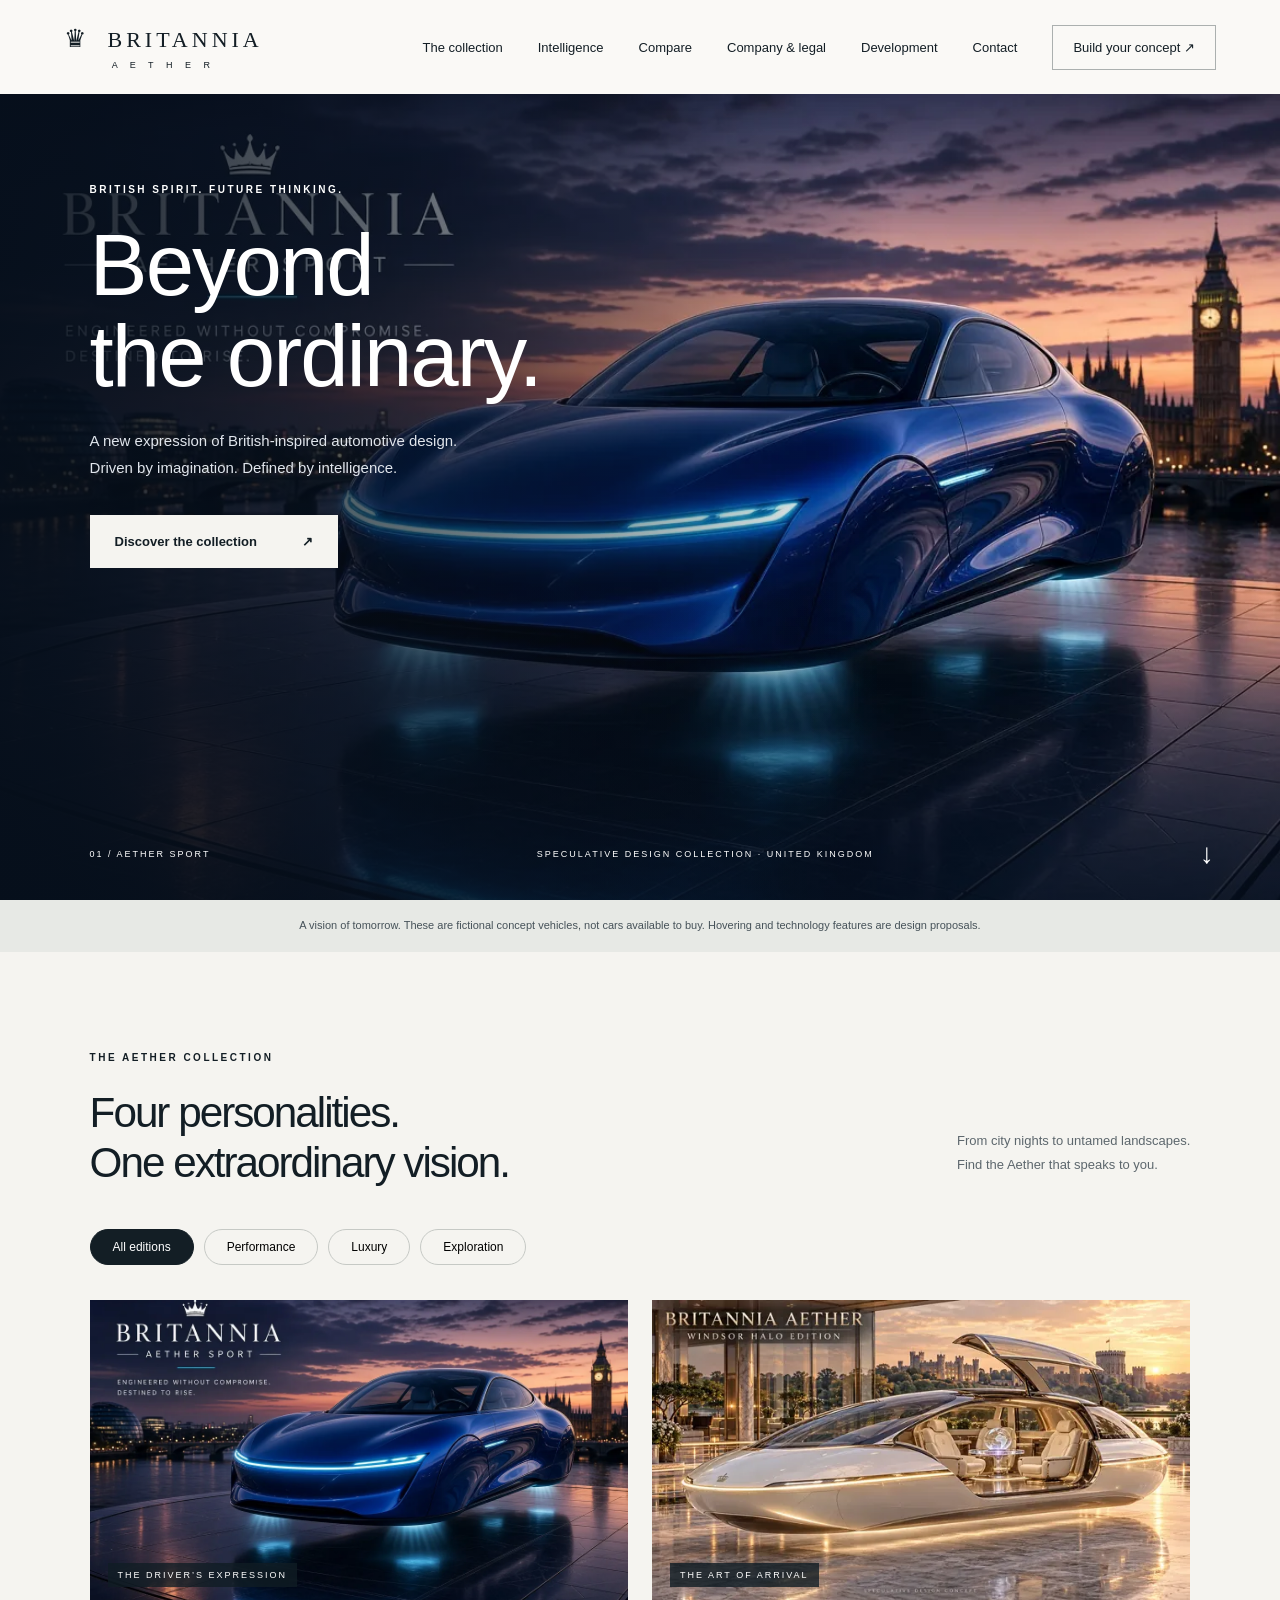
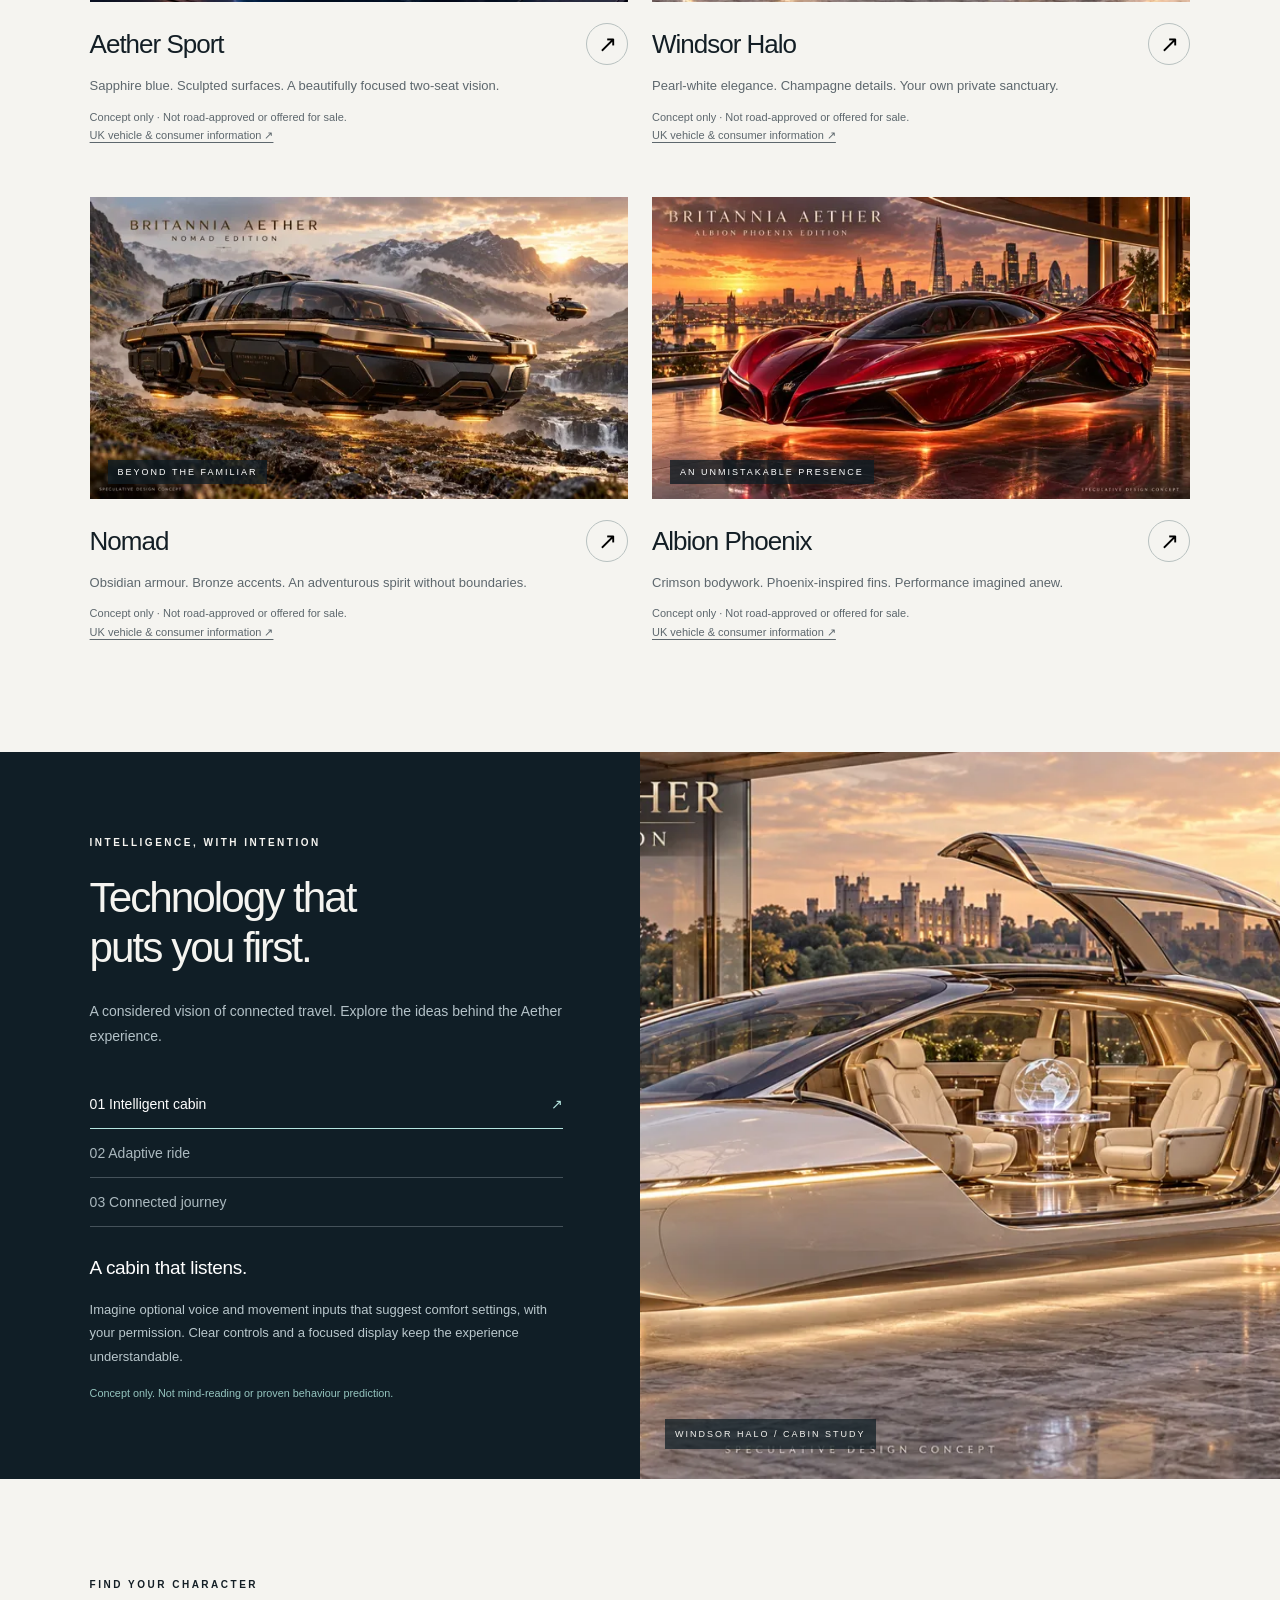
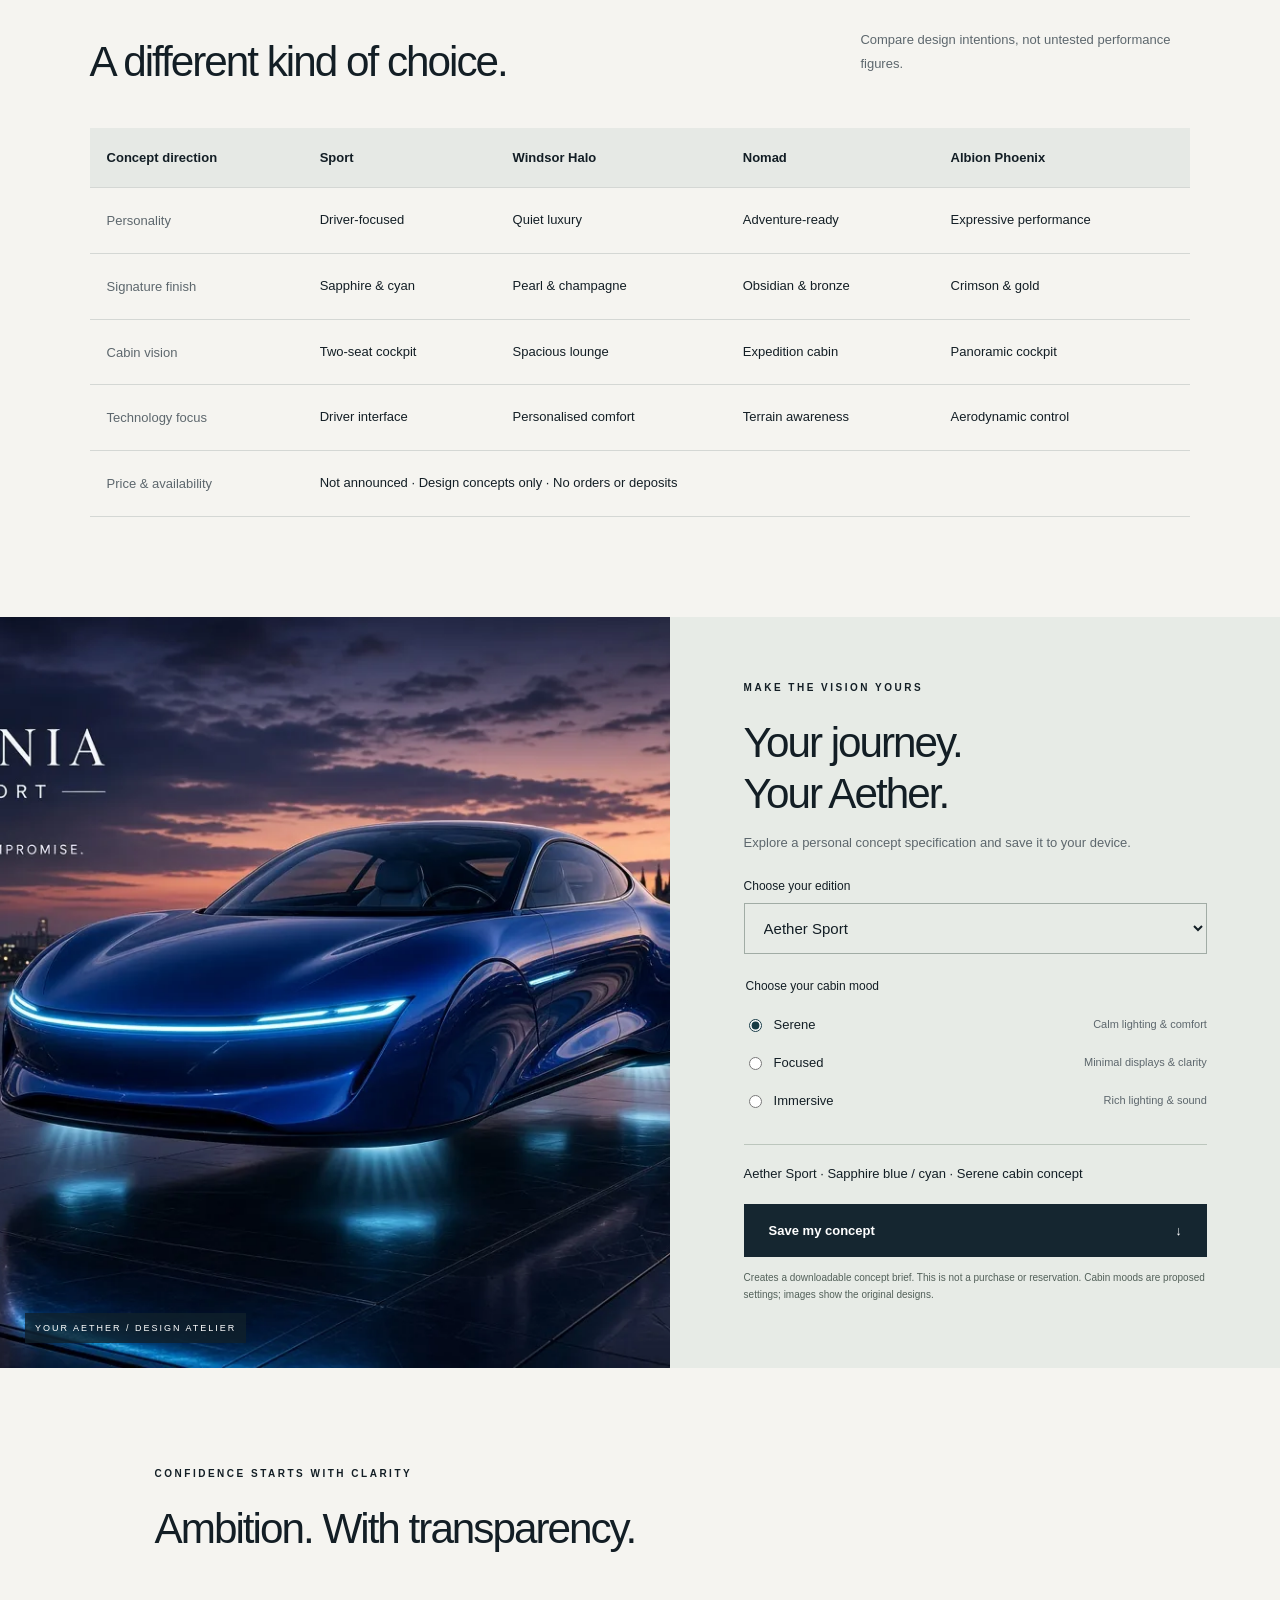
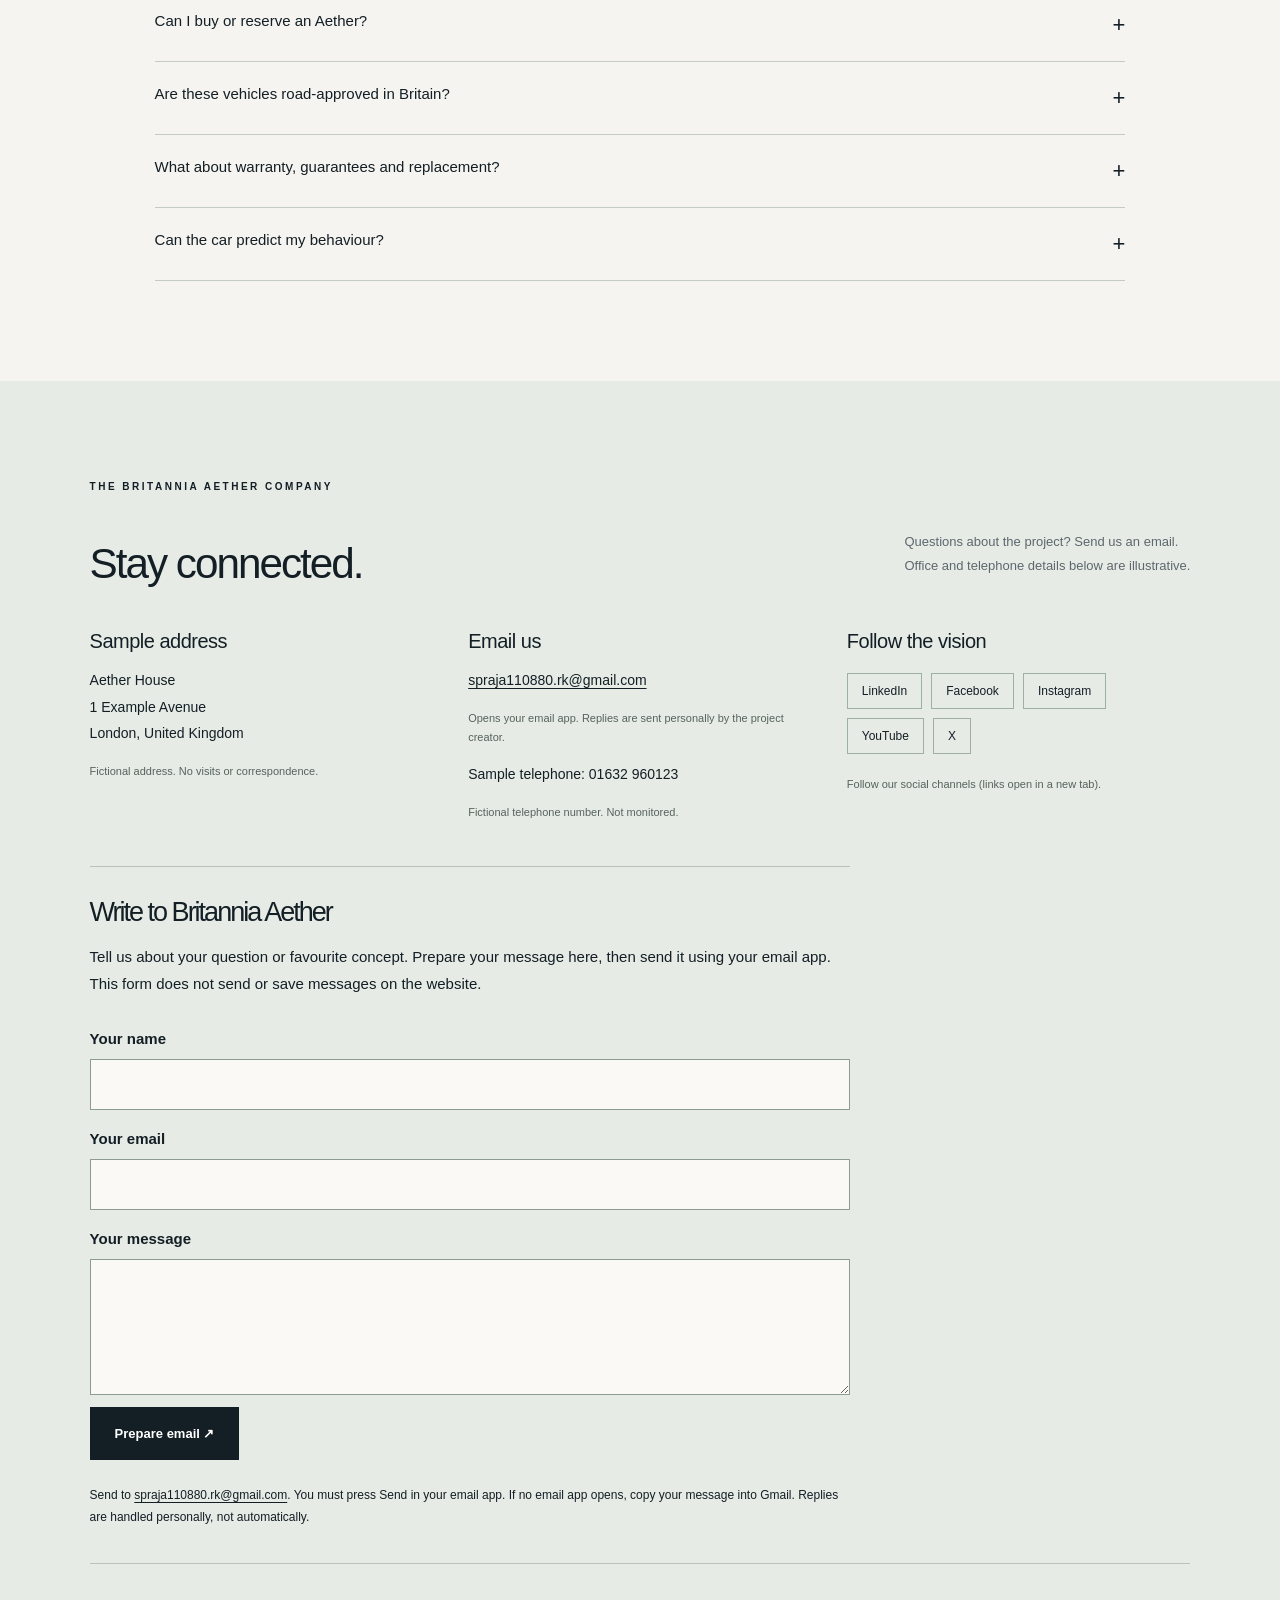
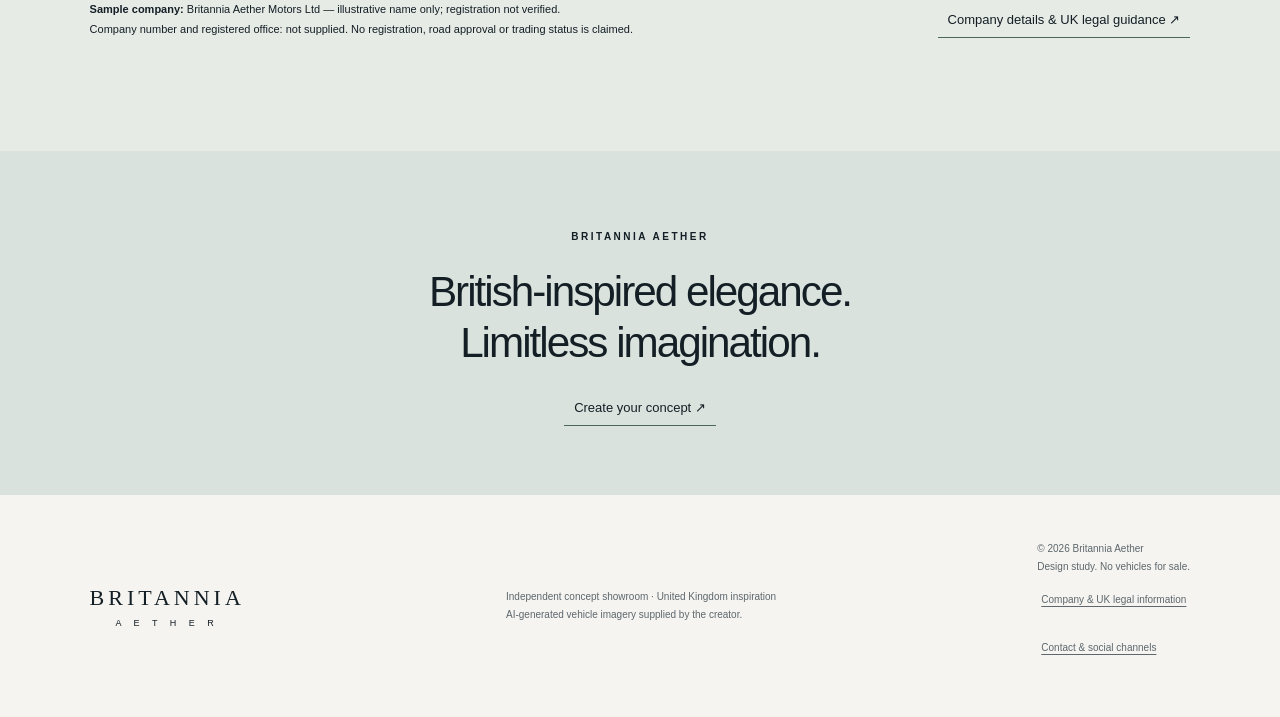
<file: site/index.html>
<!doctype html>
<html lang="en-GB"><head><meta charset="UTF-8"><meta name="viewport" content="width=device-width,initial-scale=1"><meta name="description" content="Explore Britannia Aether: four British-inspired automotive concepts. Discover intelligent cabin ideas, compare editions and build your personal concept."><title>Britannia Aether — Beyond the ordinary</title><link rel="icon" href="favicon.svg" type="image/svg+xml"><link rel="stylesheet" href="style.css"><link rel="canonical" href="https://rajakokila-p.github.io/britannia-aether-showroom/">
<meta property="og:title" content="Britannia Aether — Automotive concept showroom">
<meta property="og:description" content="Explore four fictional automotive concepts, compare design directions and create a downloadable personal concept brief.">
<meta property="og:type" content="website"><meta property="og:url" content="https://rajakokila-p.github.io/britannia-aether-showroom/"><meta property="og:site_name" content="Britannia Aether"><meta property="og:locale" content="en_GB">
<meta property="og:image" content="https://rajakokila-p.github.io/britannia-aether-showroom/assets/sport.jpg"><meta property="og:image:alt" content="Sapphire-blue Aether Sport fictional vehicle beside the Thames">
<meta name="twitter:card" content="summary_large_image">
</head><body>
<a class="skip" href="#main">Skip to content</a>
<header><a class="brand" href="#"><span class="crown">♛</span> BRITANNIA <small>A E T H E R</small></a><nav aria-label="Main navigation"><a href="#collection">The collection</a><a href="#intelligence">Intelligence</a><a href="#compare">Compare</a><a href="legal.html">Company & legal</a><a href="development.html">Development</a><a href="#contact">Contact</a><a class="nav-cta" href="#atelier">Build your concept ↗</a></nav></header>
<main id="main"><section class="hero"><img fetchpriority="high" width="1168" height="658" src="assets/sport.webp" alt="Sapphire-blue Aether Sport hovercar overlooking the Thames at dusk"><div class="hero-shade"></div><div class="hero-copy"><p class="eyebrow">BRITISH SPIRIT. FUTURE THINKING.</p><h1>Beyond<br>the ordinary.</h1><p>A new expression of British-inspired automotive design.<br>Driven by imagination. Defined by intelligence.</p><a class="button" href="#collection">Discover the collection <span>↗</span></a></div><div class="hero-bottom"><span>01 / AETHER SPORT</span><span>SPECULATIVE DESIGN COLLECTION · UNITED KINGDOM</span><a href="#collection" aria-label="Scroll to collection">↓</a></div></section>
<div class="disclosure">A vision of tomorrow. These are fictional concept vehicles, not cars available to buy. Hovering and technology features are design proposals.</div>
<section id="collection" class="section"><div class="section-heading"><div><p class="eyebrow">THE AETHER COLLECTION</p><h2>Four personalities.<br>One extraordinary vision.</h2></div><p>From city nights to untamed landscapes.<br>Find the Aether that speaks to you.</p></div><div class="filters" role="group" aria-label="Filter editions"><button class="active" data-filter="all" aria-pressed="true">All editions</button><button data-filter="performance" aria-pressed="false">Performance</button><button data-filter="luxury" aria-pressed="false">Luxury</button><button data-filter="exploration" aria-pressed="false">Exploration</button></div><div class="cars" id="cars"></div><p id="filter-status" class="sr-only" aria-live="polite"></p></section>
<section id="intelligence" class="intelligence"><div class="tech-copy"><p class="eyebrow">INTELLIGENCE, WITH INTENTION</p><h2>Technology that<br>puts you first.</h2><p class="intro">A considered vision of connected travel. Explore the ideas behind the Aether experience.</p><div class="tech-tabs" role="group" aria-label="Explore proposed technology"><button class="active" data-tech="cabin" aria-pressed="true">01 Intelligent cabin</button><button data-tech="ride" aria-pressed="false">02 Adaptive ride</button><button data-tech="connect" aria-pressed="false">03 Connected journey</button></div><div id="tech-content" aria-live="polite"></div></div><div class="tech-image"><img loading="lazy" width="1200" height="675" src="assets/windsor.webp" alt="Windsor Halo concept with an open panoramic luxury lounge"><span>WINDSOR HALO / CABIN STUDY</span></div></section>
<section class="section compare-section" id="compare"><p class="eyebrow">FIND YOUR CHARACTER</p><div class="section-heading"><h2>A different kind of choice.</h2><p>Compare design intentions, not untested performance figures.</p></div><div class="table-wrap" tabindex="0" role="region" aria-label="Edition comparison, scroll horizontally on smaller screens"><table><caption class="sr-only">Britannia Aether concept edition comparison</caption><thead><tr><th scope="col">Concept direction</th><th scope="col">Sport</th><th scope="col">Windsor Halo</th><th scope="col">Nomad</th><th scope="col">Albion Phoenix</th></tr></thead><tbody><tr><th scope="row">Personality</th><td>Driver-focused</td><td>Quiet luxury</td><td>Adventure-ready</td><td>Expressive performance</td></tr><tr><th scope="row">Signature finish</th><td>Sapphire & cyan</td><td>Pearl & champagne</td><td>Obsidian & bronze</td><td>Crimson & gold</td></tr><tr><th scope="row">Cabin vision</th><td>Two-seat cockpit</td><td>Spacious lounge</td><td>Expedition cabin</td><td>Panoramic cockpit</td></tr><tr><th scope="row">Technology focus</th><td>Driver interface</td><td>Personalised comfort</td><td>Terrain awareness</td><td>Aerodynamic control</td></tr><tr><th scope="row">Price & availability</th><td colspan="4">Not announced · Design concepts only · No orders or deposits</td></tr></tbody></table></div></section>
<section id="atelier" class="atelier"><div class="config-visual"><img loading="lazy" id="config-image" src="assets/sport.webp" alt="Aether Sport concept"><span class="image-label">YOUR AETHER / DESIGN ATELIER</span></div><div class="config-panel"><p class="eyebrow">MAKE THE VISION YOURS</p><h2>Your journey.<br>Your Aether.</h2><p>Explore a personal concept specification and save it to your device.</p><form id="config-form"><label for="edition">Choose your edition</label><select id="edition" name="edition"><option value="sport">Aether Sport</option><option value="windsor">Windsor Halo</option><option value="nomad">Nomad</option><option value="phoenix">Albion Phoenix</option></select><fieldset><legend>Choose your cabin mood</legend><label class="radio"><input type="radio" name="mood" value="Serene" checked> Serene <span>Calm lighting & comfort</span></label><label class="radio"><input type="radio" name="mood" value="Focused"> Focused <span>Minimal displays & clarity</span></label><label class="radio"><input type="radio" name="mood" value="Immersive"> Immersive <span>Rich lighting & sound</span></label></fieldset><div class="summary" id="config-summary" aria-live="polite"></div><button class="button" type="submit">Save my concept <span>↓</span></button><p id="save-status" role="status"></p><small>Creates a downloadable concept brief. This is not a purchase or reservation. Cabin moods are proposed settings; images show the original designs.</small></form></div></section>
<section class="section ownership"><p class="eyebrow">CONFIDENCE STARTS WITH CLARITY</p><h2>Ambition. With transparency.</h2><div class="questions"><details><summary>Can I buy or reserve an Aether?</summary><p>Not yet. Britannia Aether is a British-inspired fictional design brand. No production date, pricing or dealer network has been announced. This showroom does not accept orders, deposits or payments.</p></details><details><summary>Are these vehicles road-approved in Britain?</summary><p>No road approval is claimed. The floating vehicles are speculative designs, not road-ready products. A future production proposal would need engineering, testing and applicable approvals before sale.</p></details><details><summary>What about warranty, guarantees and replacement?</summary><p>No warranty, guarantee or replacement policy is offered for these concepts. Any future commercial offer would need clear written terms before purchase.</p></details><details><summary>Can the car predict my behaviour?</summary><p>The cabin concept imagines optional voice and movement inputs to suggest comfort settings. It does not claim to read thoughts or reliably predict human behaviour. Consent, privacy controls and driver responsibility would be essential.</p></details></div></section>
<section id="contact" class="section company-contact"><p class="eyebrow">THE BRITANNIA AETHER COMPANY</p><div class="section-heading"><h2>Stay connected.</h2><p>Questions about the project? Send us an email.<br>Office and telephone details below are illustrative.</p></div><div class="contact-grid"><div><h3>Sample address</h3><p>Aether House<br>1 Example Avenue<br>London, United Kingdom</p><small>Fictional address. No visits or correspondence.</small></div><div><h3>Email us</h3><p><a href="mailto:spraja110880.rk@gmail.com">spraja110880.rk@gmail.com</a></p><small>Opens your email app. Replies are sent personally by the project creator.</small><p>Sample telephone: 01632 960123</p><small>Fictional telephone number. Not monitored.</small></div><div><h3>Follow the vision</h3><ul class="social-links" aria-label="Social media links"><li><a href="https://www.linkedin.com/in/rajakokila-periyathamby-4b3689120/" target="_blank" rel="noopener noreferrer">LinkedIn</a></li><li><a href="https://www.facebook.com/britannia.aether/" target="_blank" rel="noopener noreferrer" aria-label="Visit our Facebook page (opens in a new tab)">Facebook</a></li><li><a href="https://www.instagram.com/spraja110880.rk/" target="_blank" rel="noopener noreferrer" aria-label="Visit our Instagram page (opens in a new tab)">Instagram</a></li><li><a href="https://www.youtube.com/@RajakokilaPeriyathamby" target="_blank" rel="noopener noreferrer" aria-label="Visit our YouTube page (opens in a new tab)">YouTube</a></li><li><a href="https://x.com/David2_2David" target="_blank" rel="noopener noreferrer" aria-label="Visit our X page (opens in a new tab)">X</a></li></ul><small>Follow our social channels (links open in a new tab).</small></div></div><div class="contact-form-panel"><h3>Write to Britannia Aether</h3><p id="contact-help">Tell us about your question or favourite concept. Prepare your message here, then send it using your email app. This form does not send or save messages on the website.</p><form id="contact-form" aria-describedby="contact-help"><label for="contact-name">Your name</label><input id="contact-name" name="name" type="text" autocomplete="name" maxlength="100" required><label for="contact-email">Your email</label><input id="contact-email" name="email" type="email" autocomplete="email" maxlength="254" required><label for="contact-message">Your message</label><textarea id="contact-message" name="message" rows="6" maxlength="1500" required></textarea><button class="button" type="submit">Prepare email ↗</button></form><p id="contact-status" role="status" aria-live="polite"></p><a id="contact-draft" class="text-link" hidden>Open email draft ↗</a><p class="contact-note">Send to <a href="mailto:spraja110880.rk@gmail.com">spraja110880.rk@gmail.com</a>. You must press Send in your email app. If no email app opens, copy your message into Gmail. Replies are handled personally, not automatically.</p><noscript><p>The form needs JavaScript. Please email spraja110880.rk@gmail.com directly.</p></noscript></div><div class="company-strip"><p><strong>Sample company:</strong> Britannia Aether Motors Ltd — illustrative name only; registration not verified.<br>Company number and registered office: not supplied. No registration, road approval or trading status is claimed.</p><a class="text-link" href="legal.html">Company details & UK legal guidance ↗</a></div></section><section class="closing"><p class="eyebrow">BRITANNIA AETHER</p><h2>British-inspired elegance.<br>Limitless imagination.</h2><a href="#atelier" class="text-link">Create your concept ↗</a></section></main><footer><a class="brand" href="#">BRITANNIA <small>A E T H E R</small></a><p>Independent concept showroom · United Kingdom inspiration<br>AI-generated vehicle imagery supplied by the creator.</p><span>© 2026 Britannia Aether<br>Design study. No vehicles for sale.<br><a href="legal.html">Company & UK legal information</a><br><a href="#contact">Contact & social channels</a></span></footer><dialog id="model-dialog"><button id="close-dialog" aria-label="Close model details">×</button><div id="model-details"></div></dialog><script src="app.js"></script><script src="contact.js"></script></body></html>
</file>
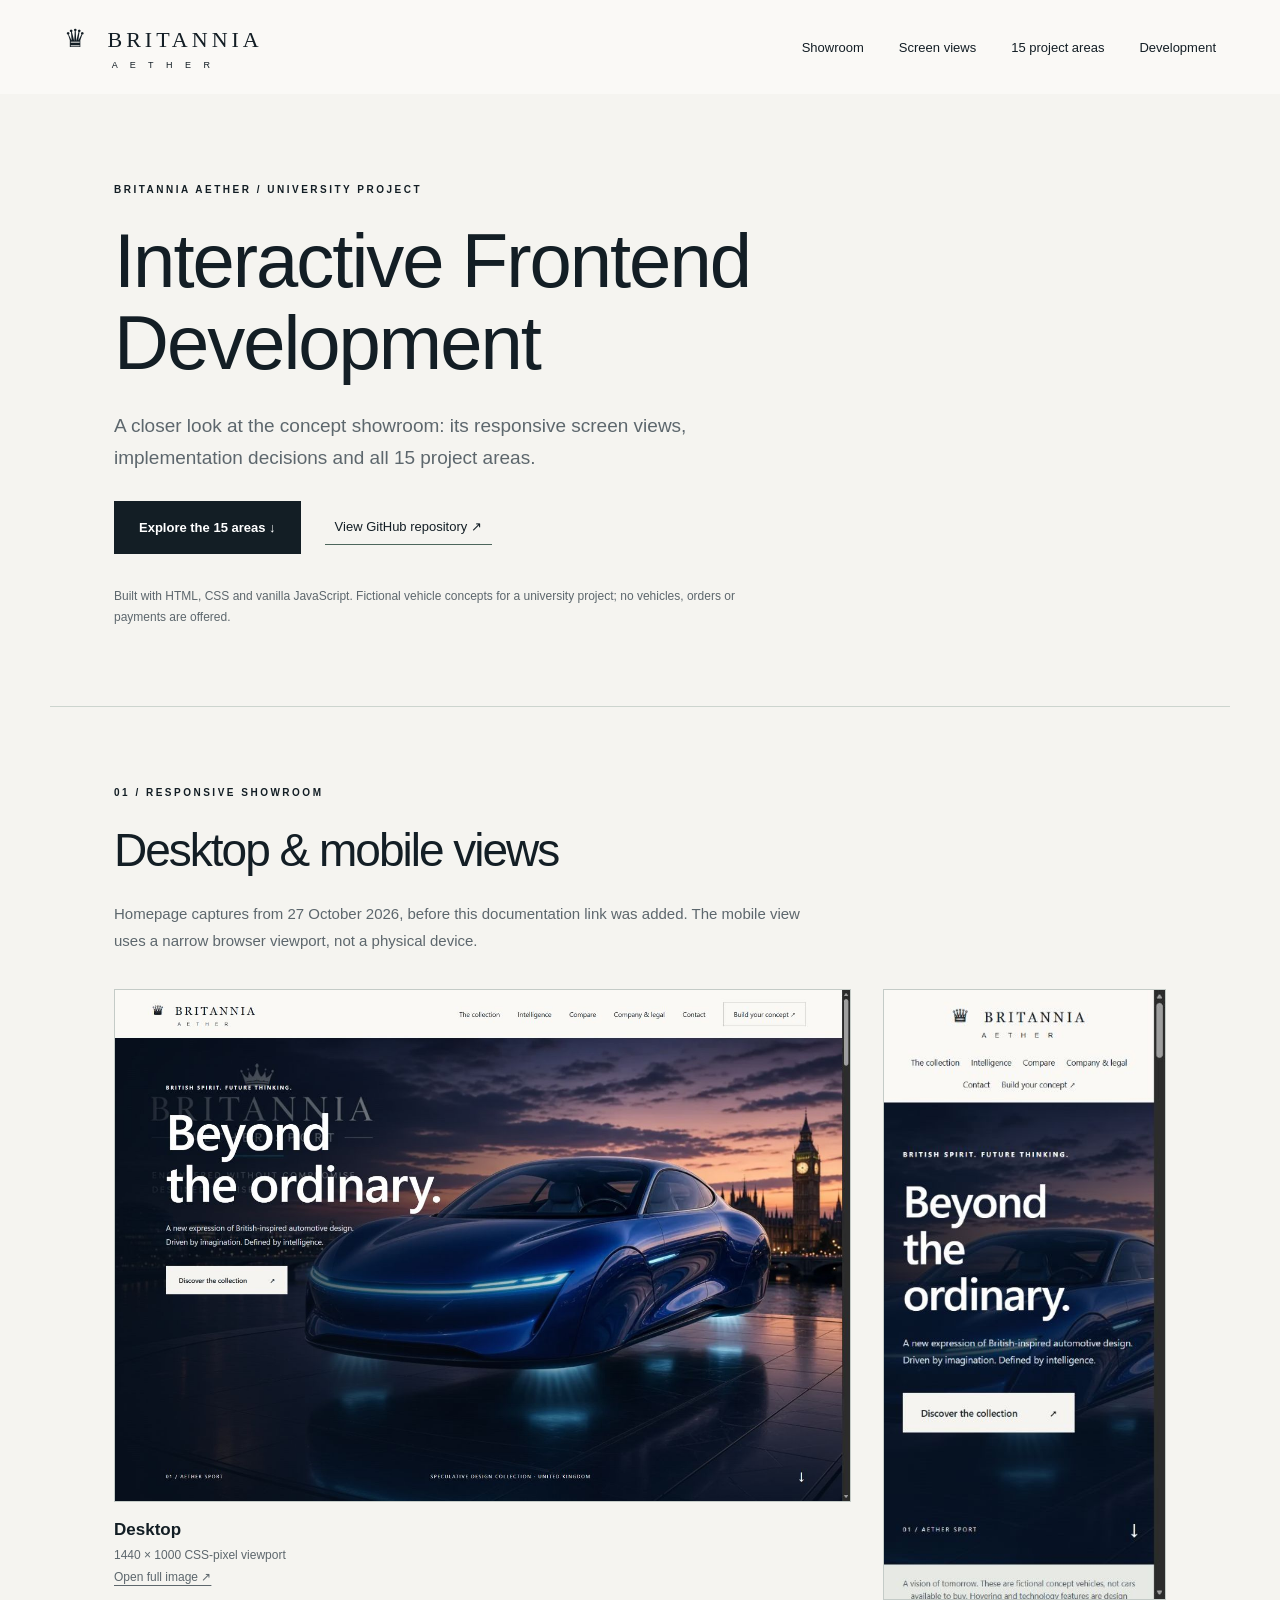
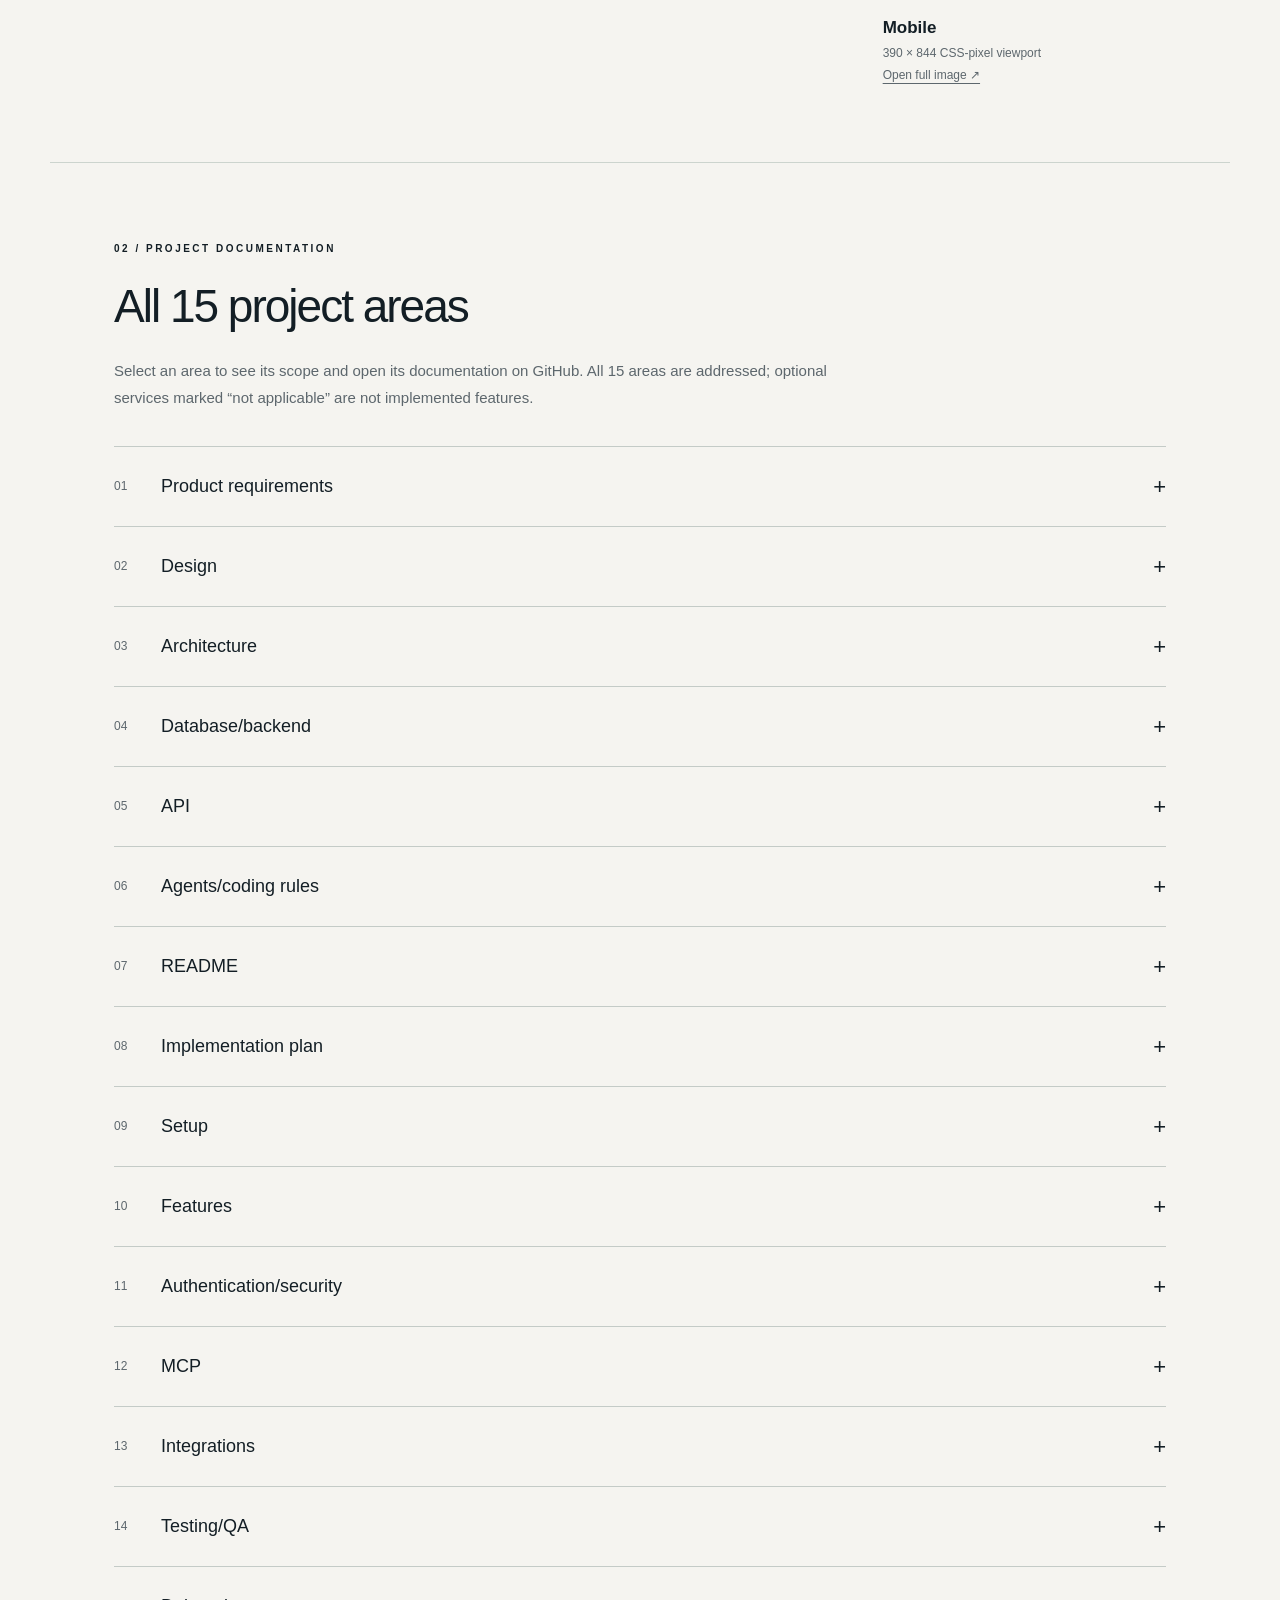
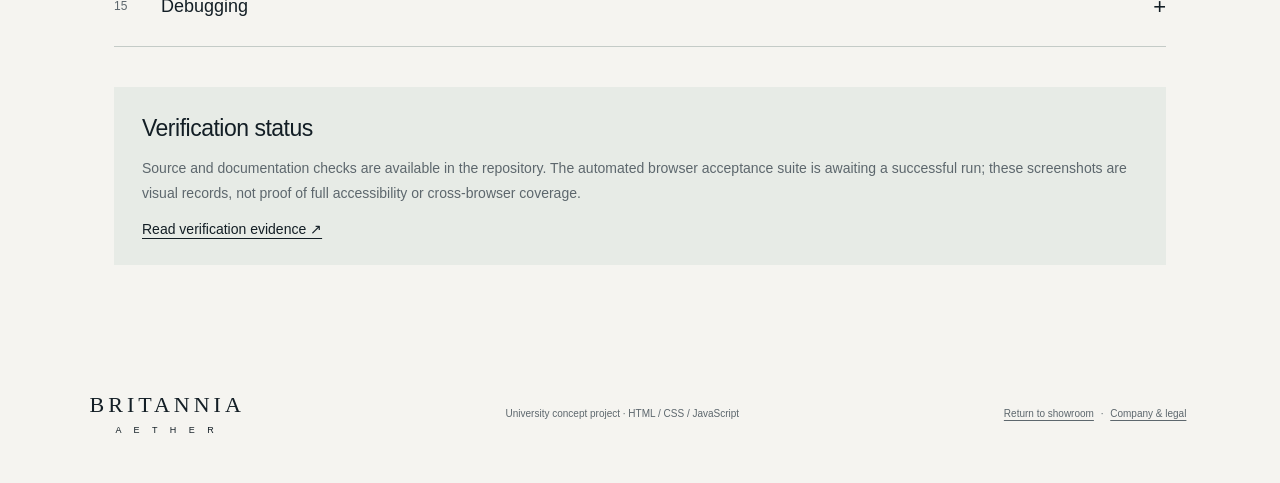
<file: site/development.html>
<!doctype html>
<html lang="en-GB">
<head><meta charset="utf-8"><meta name="viewport" content="width=device-width,initial-scale=1"><meta name="description" content="Explore Britannia Aether’s desktop and mobile screenshots and all 15 frontend project documentation areas."><title>Interactive Frontend Development | Britannia Aether</title><link rel="stylesheet" href="style.css"><link rel="stylesheet" href="development.css"></head>
<body class="development-page">
<a class="skip" href="#main">Skip to content</a>
<header><a class="brand" href="index.html"><span class="crown">♛</span> BRITANNIA <small>A E T H E R</small></a><nav aria-label="Main navigation"><a href="index.html">Showroom</a><a href="#screenshots">Screen views</a><a href="#project-areas">15 project areas</a><a href="development.html" aria-current="page">Development</a></nav></header>
<main id="main">
<section class="development-intro"><p class="eyebrow">BRITANNIA AETHER / UNIVERSITY PROJECT</p><h1>Interactive Frontend<br>Development</h1><p class="intro-copy">A closer look at the concept showroom: its responsive screen views, implementation decisions and all 15 project areas.</p><div class="page-actions"><a class="button" href="#project-areas">Explore the 15 areas ↓</a><a class="text-link" href="https://github.com/Rajakokila-P/britannia-aether-showroom">View GitHub repository ↗</a></div><p class="project-note">Built with HTML, CSS and vanilla JavaScript. Fictional vehicle concepts for a university project; no vehicles, orders or payments are offered.</p></section>
<section id="screenshots" class="development-section"><p class="eyebrow">01 / RESPONSIVE SHOWROOM</p><h2>Desktop &amp; mobile views</h2><p class="section-copy">Homepage captures from 27 October 2026, before this documentation link was added. The mobile view uses a narrow browser viewport, not a physical device.</p><div class="screen-grid"><figure><a href="assets/showroom-desktop.jpg"><img src="assets/showroom-desktop.jpg" alt="Desktop showroom with navigation, Beyond the ordinary headline and Aether Sport concept" width="1425" height="990"></a><figcaption><strong>Desktop</strong><span>1440 × 1000 CSS-pixel viewport</span><a href="assets/showroom-desktop.jpg">Open full image ↗</a></figcaption></figure><figure class="mobile-screen"><a href="assets/showroom-mobile.jpg"><img src="assets/showroom-mobile.jpg" alt="Mobile showroom with wrapped navigation and responsive vehicle hero" width="375" height="812" loading="lazy"></a><figcaption><strong>Mobile</strong><span>390 × 844 CSS-pixel viewport</span><a href="assets/showroom-mobile.jpg">Open full image ↗</a></figcaption></figure></div></section>
<section id="project-areas" class="development-section"><p class="eyebrow">02 / PROJECT DOCUMENTATION</p><h2>All 15 project areas</h2><p class="section-copy">Select an area to see its scope and open its documentation on GitHub. All 15 areas are addressed; optional services marked “not applicable” are not implemented features.</p><div class="area-list"><details><summary><span class="area-number">01</span><span>Product requirements</span></summary><div class="area-content"><p>Documented for static showroom.</p><a href="https://github.com/Rajakokila-P/britannia-aether-showroom/blob/main/docs/PRD.md">Read documentation ↗</a></div></details><details><summary><span class="area-number">02</span><span>Design</span></summary><div class="area-content"><p>Documented and implemented in CSS/HTML.</p><a href="https://github.com/Rajakokila-P/britannia-aether-showroom/blob/main/docs/DESIGN.md">Read documentation ↗</a></div></details><details><summary><span class="area-number">03</span><span>Architecture</span></summary><div class="area-content"><p>Static data flow and delivery documented.</p><a href="https://github.com/Rajakokila-P/britannia-aether-showroom/blob/main/docs/ARCHITECTURE.md">Read documentation ↗</a></div></details><details><summary><span class="area-number">04</span><span>Database/backend</span></summary><div class="area-content"><p>Not applicable; local data model documented.</p><a href="https://github.com/Rajakokila-P/britannia-aether-showroom/blob/main/docs/DATABASE.md">Read documentation ↗</a></div></details><details><summary><span class="area-number">05</span><span>API</span></summary><div class="area-content"><p>No application API; browser contracts documented.</p><a href="https://github.com/Rajakokila-P/britannia-aether-showroom/blob/main/docs/API.md">Read documentation ↗</a></div></details><details><summary><span class="area-number">06</span><span>Agents/coding rules</span></summary><div class="area-content"><p>Coding rules included; runtime agents not applicable.</p><a href="https://github.com/Rajakokila-P/britannia-aether-showroom/blob/main/AGENTS.md">Read documentation ↗</a></div></details><details><summary><span class="area-number">07</span><span>README</span></summary><div class="area-content"><p>Current entry point and handoff.</p><a href="https://github.com/Rajakokila-P/britannia-aether-showroom/blob/main/README.md">Read documentation ↗</a></div></details><details><summary><span class="area-number">08</span><span>Implementation plan</span></summary><div class="area-content"><p>Dependencies, priorities and release steps.</p><a href="https://github.com/Rajakokila-P/britannia-aether-showroom/blob/main/docs/PLAN.md">Read documentation ↗</a></div></details><details><summary><span class="area-number">09</span><span>Setup</span></summary><div class="area-content"><p>Preview, validation and development dependencies.</p><a href="https://github.com/Rajakokila-P/britannia-aether-showroom/blob/main/docs/SETUP.md">Read documentation ↗</a></div></details><details><summary><span class="area-number">10</span><span>Features</span></summary><div class="area-content"><p>Source mapping and acceptance behavior.</p><a href="https://github.com/Rajakokila-P/britannia-aether-showroom/blob/main/docs/FEATURES.md">Read documentation ↗</a></div></details><details><summary><span class="area-number">11</span><span>Authentication/security</span></summary><div class="area-content"><p>Public access decision and trust boundaries.</p><a href="https://github.com/Rajakokila-P/britannia-aether-showroom/blob/main/docs/AUTHENTICATION.md">Read documentation ↗</a></div></details><details><summary><span class="area-number">12</span><span>MCP</span></summary><div class="area-content"><p>Not applicable; rationale and future gate.</p><a href="https://github.com/Rajakokila-P/britannia-aether-showroom/blob/main/docs/MCP.md">Read documentation ↗</a></div></details><details><summary><span class="area-number">13</span><span>Integrations</span></summary><div class="area-content"><p>Actual connections and failure boundaries.</p><a href="https://github.com/Rajakokila-P/britannia-aether-showroom/blob/main/docs/INTEGRATIONS.md">Read documentation ↗</a></div></details><details><summary><span class="area-number">14</span><span>Testing/QA</span></summary><div class="area-content"><p>Repeatable suite plus manual coverage.</p><a href="https://github.com/Rajakokila-P/britannia-aether-showroom/blob/main/docs/TESTING.md">Read documentation ↗</a></div></details><details><summary><span class="area-number">15</span><span>Debugging</span></summary><div class="area-content"><p>Diagnosis, recovery and report template.</p><a href="https://github.com/Rajakokila-P/britannia-aether-showroom/blob/main/docs/DEBUGGING.md">Read documentation ↗</a></div></details></div><aside class="verification-note"><h3>Verification status</h3><p>Source and documentation checks are available in the repository. The automated browser acceptance suite is awaiting a successful run; these screenshots are visual records, not proof of full accessibility or cross-browser coverage.</p><a href="https://github.com/Rajakokila-P/britannia-aether-showroom/blob/main/docs/VERIFICATION.md">Read verification evidence ↗</a></aside></section>
</main><footer><a class="brand" href="index.html">BRITANNIA <small>A E T H E R</small></a><p>University concept project · HTML / CSS / JavaScript</p><span><a href="index.html">Return to showroom</a> · <a href="legal.html">Company &amp; legal</a></span></footer>
</body></html>
</file>
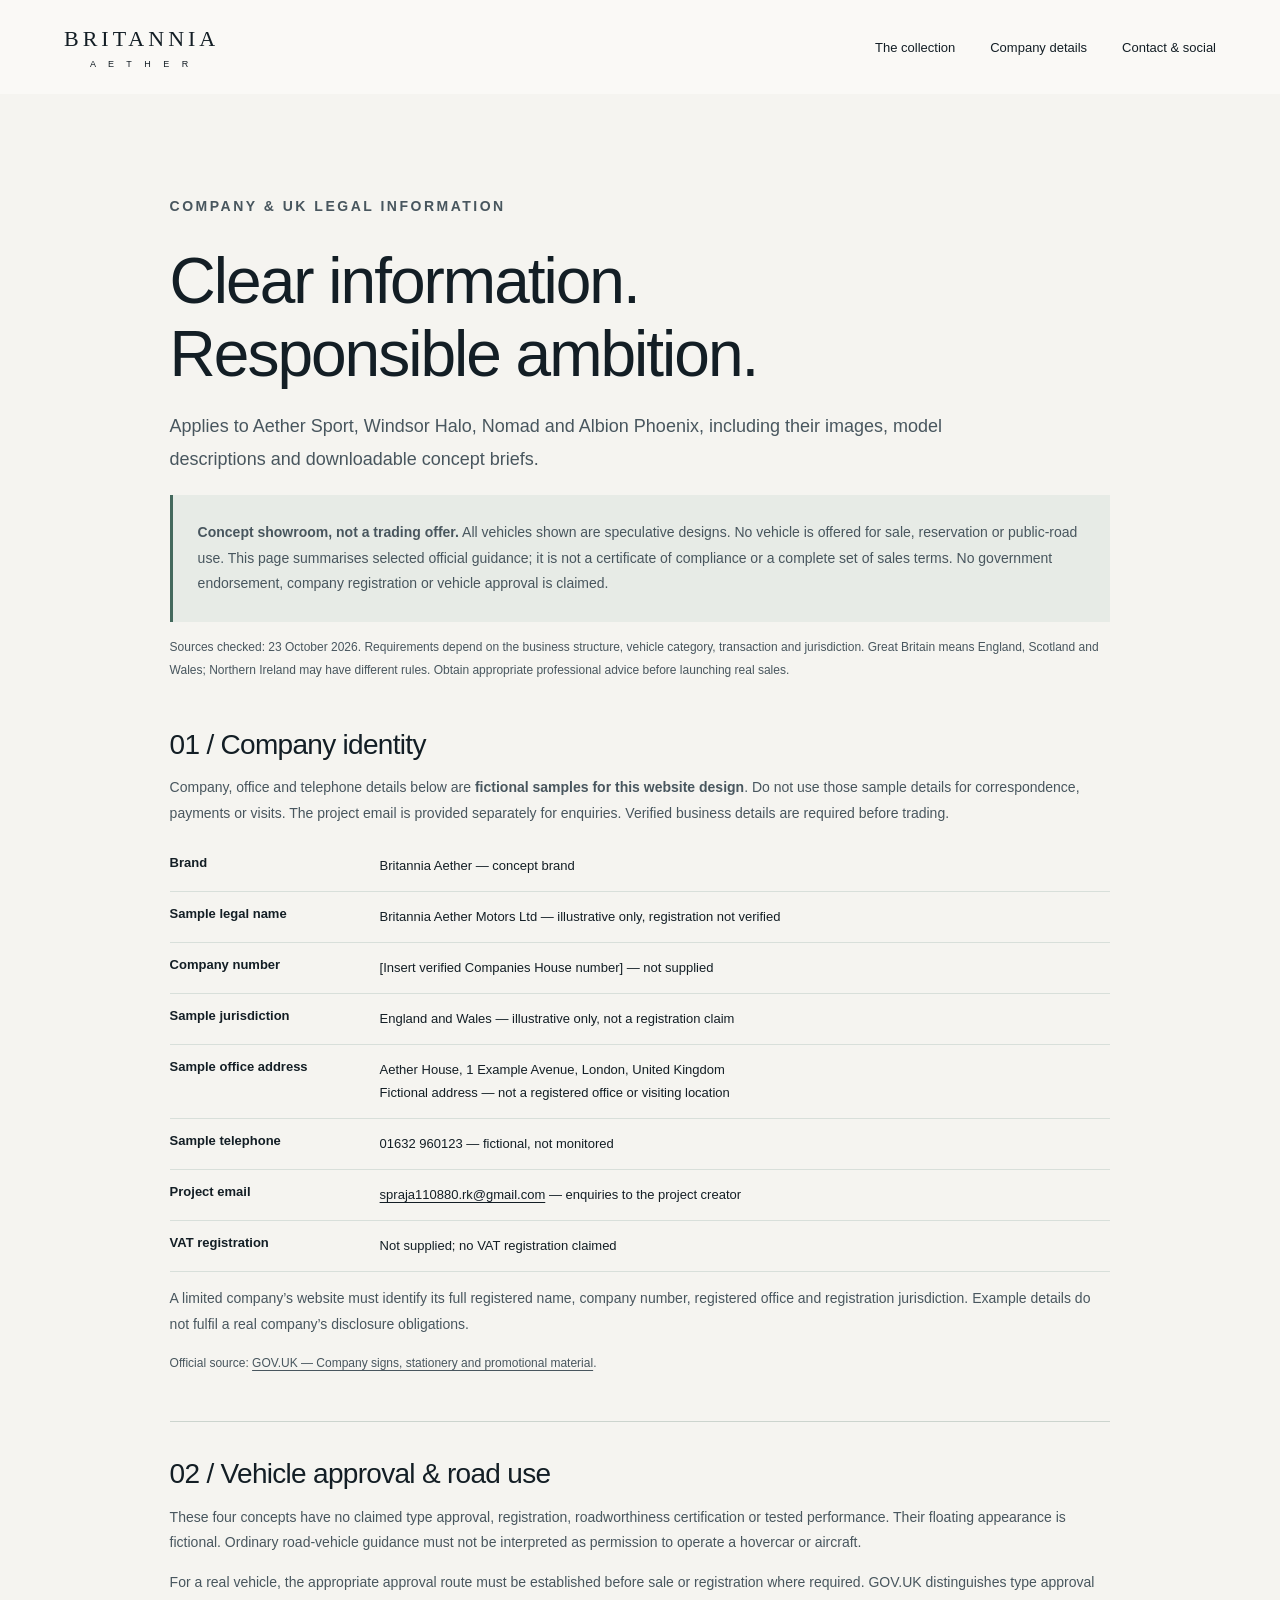
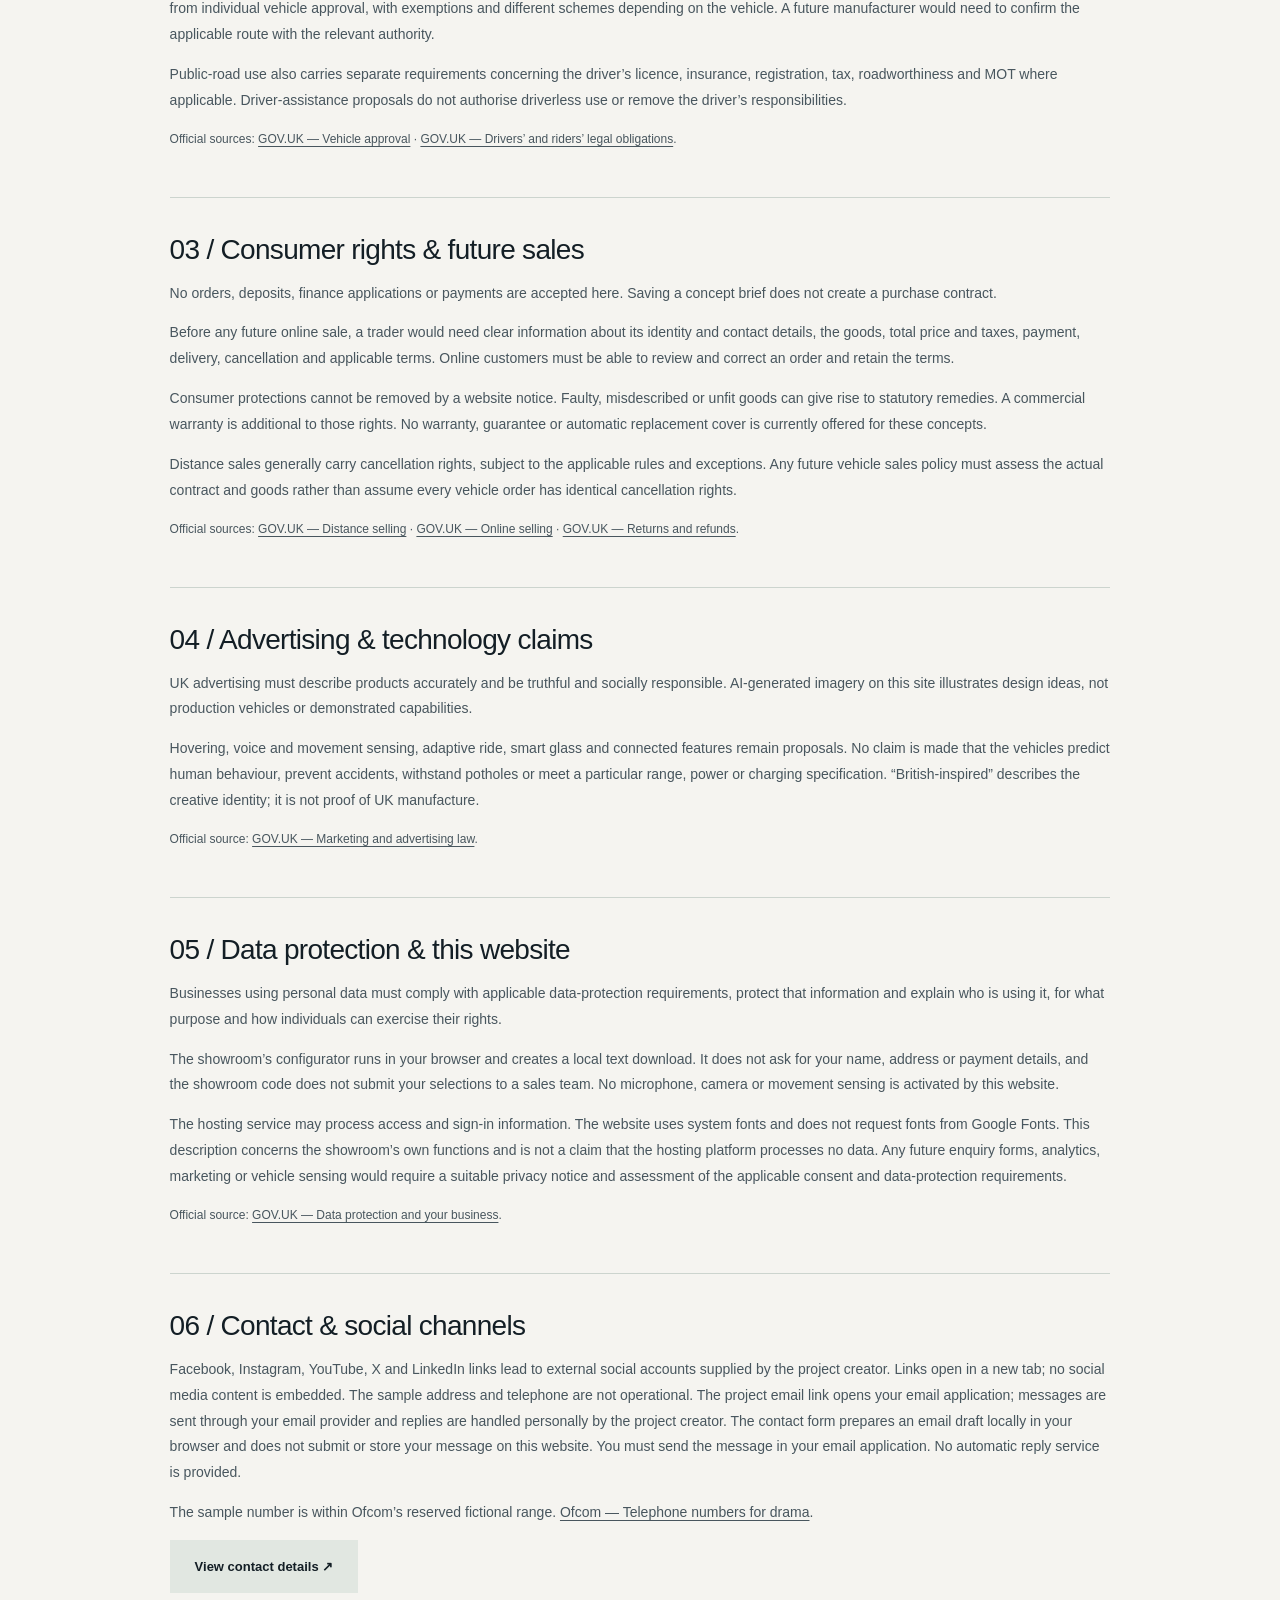
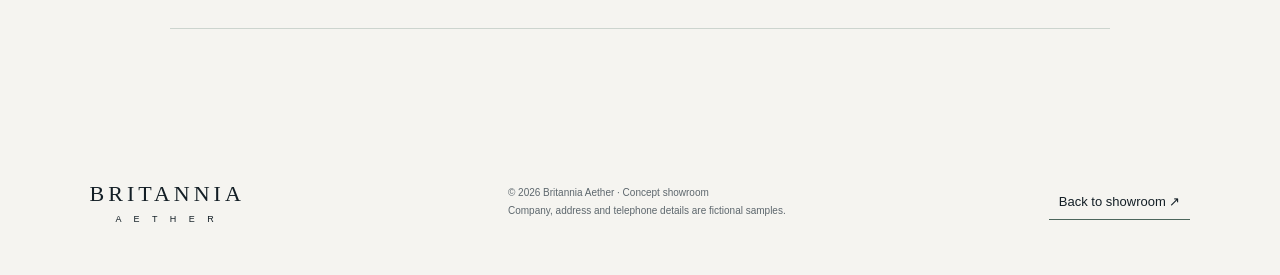
<file: site/legal.html>
<!doctype html>
<html lang="en-GB"><head><meta charset="UTF-8"><meta name="viewport" content="width=device-width, initial-scale=1"><title>Company & UK legal information | Britannia Aether</title><meta name="description" content="Britannia Aether concept status, sample company details and links to official UK business and vehicle guidance."><link rel="stylesheet" href="style.css"></head><body><a class="skip" href="#main">Skip to content</a><header><a class="brand" href="index.html">BRITANNIA <small>A E T H E R</small></a><nav aria-label="Main navigation"><a href="index.html#collection">The collection</a><a href="#company">Company details</a><a href="index.html#contact">Contact & social</a></nav></header><main id="main" class="legal-page section"><p class="eyebrow">COMPANY & UK LEGAL INFORMATION</p><h1>Clear information.<br>Responsible ambition.</h1><p class="legal-intro">Applies to Aether Sport, Windsor Halo, Nomad and Albion Phoenix, including their images, model descriptions and downloadable concept briefs.</p><p class="legal-notice"><strong>Concept showroom, not a trading offer.</strong> All vehicles shown are speculative designs. No vehicle is offered for sale, reservation or public-road use. This page summarises selected official guidance; it is not a certificate of compliance or a complete set of sales terms. No government endorsement, company registration or vehicle approval is claimed.</p><p class="review-date">Sources checked: 23 October 2026. Requirements depend on the business structure, vehicle category, transaction and jurisdiction. Great Britain means England, Scotland and Wales; Northern Ireland may have different rules. Obtain appropriate professional advice before launching real sales.</p>
<section id="company"><h2>01 / Company identity</h2><p>Company, office and telephone details below are <strong>fictional samples for this website design</strong>. Do not use those sample details for correspondence, payments or visits. The project email is provided separately for enquiries. Verified business details are required before trading.</p><dl class="company-list"><div><dt>Brand</dt><dd>Britannia Aether — concept brand</dd></div><div><dt>Sample legal name</dt><dd>Britannia Aether Motors Ltd — illustrative only, registration not verified</dd></div><div><dt>Company number</dt><dd>[Insert verified Companies House number] — not supplied</dd></div><div><dt>Sample jurisdiction</dt><dd>England and Wales — illustrative only, not a registration claim</dd></div><div><dt>Sample office address</dt><dd>Aether House, 1 Example Avenue, London, United Kingdom<br>Fictional address — not a registered office or visiting location</dd></div><div><dt>Sample telephone</dt><dd>01632 960123 — fictional, not monitored</dd></div><div><dt>Project email</dt><dd><a href="mailto:spraja110880.rk@gmail.com">spraja110880.rk@gmail.com</a> — enquiries to the project creator</dd></div><div><dt>VAT registration</dt><dd>Not supplied; no VAT registration claimed</dd></div></dl><p>A limited company’s website must identify its full registered name, company number, registered office and registration jurisdiction. Example details do not fulfil a real company’s disclosure obligations.</p><p class="source-link">Official source: <a href="https://www.gov.uk/running-a-limited-company/signs-stationery-and-promotional-material">GOV.UK — Company signs, stationery and promotional material</a>.</p></section>
<section id="vehicles"><h2>02 / Vehicle approval & road use</h2><p>These four concepts have no claimed type approval, registration, roadworthiness certification or tested performance. Their floating appearance is fictional. Ordinary road-vehicle guidance must not be interpreted as permission to operate a hovercar or aircraft.</p><p>For a real vehicle, the appropriate approval route must be established before sale or registration where required. GOV.UK distinguishes type approval from individual vehicle approval, with exemptions and different schemes depending on the vehicle. A future manufacturer would need to confirm the applicable route with the relevant authority.</p><p>Public-road use also carries separate requirements concerning the driver’s licence, insurance, registration, tax, roadworthiness and MOT where applicable. Driver-assistance proposals do not authorise driverless use or remove the driver’s responsibilities.</p><p class="source-link">Official sources: <a href="https://www.gov.uk/vehicle-approval">GOV.UK — Vehicle approval</a> · <a href="https://www.gov.uk/legal-obligations-drivers-riders">GOV.UK — Drivers’ and riders’ legal obligations</a>.</p></section>
<section id="consumer"><h2>03 / Consumer rights & future sales</h2><p>No orders, deposits, finance applications or payments are accepted here. Saving a concept brief does not create a purchase contract.</p><p>Before any future online sale, a trader would need clear information about its identity and contact details, the goods, total price and taxes, payment, delivery, cancellation and applicable terms. Online customers must be able to review and correct an order and retain the terms.</p><p>Consumer protections cannot be removed by a website notice. Faulty, misdescribed or unfit goods can give rise to statutory remedies. A commercial warranty is additional to those rights. No warranty, guarantee or automatic replacement cover is currently offered for these concepts.</p><p>Distance sales generally carry cancellation rights, subject to the applicable rules and exceptions. Any future vehicle sales policy must assess the actual contract and goods rather than assume every vehicle order has identical cancellation rights.</p><p class="source-link">Official sources: <a href="https://www.gov.uk/online-and-distance-selling-for-businesses">GOV.UK — Distance selling</a> · <a href="https://www.gov.uk/online-and-distance-selling-for-businesses/online-selling">GOV.UK — Online selling</a> · <a href="https://www.gov.uk/accepting-returns-and-giving-refunds">GOV.UK — Returns and refunds</a>.</p></section>
<section id="advertising"><h2>04 / Advertising & technology claims</h2><p>UK advertising must describe products accurately and be truthful and socially responsible. AI-generated imagery on this site illustrates design ideas, not production vehicles or demonstrated capabilities.</p><p>Hovering, voice and movement sensing, adaptive ride, smart glass and connected features remain proposals. No claim is made that the vehicles predict human behaviour, prevent accidents, withstand potholes or meet a particular range, power or charging specification. “British-inspired” describes the creative identity; it is not proof of UK manufacture.</p><p class="source-link">Official source: <a href="https://www.gov.uk/marketing-advertising-law">GOV.UK — Marketing and advertising law</a>.</p></section>
<section id="privacy"><h2>05 / Data protection & this website</h2><p>Businesses using personal data must comply with applicable data-protection requirements, protect that information and explain who is using it, for what purpose and how individuals can exercise their rights.</p><p>The showroom’s configurator runs in your browser and creates a local text download. It does not ask for your name, address or payment details, and the showroom code does not submit your selections to a sales team. No microphone, camera or movement sensing is activated by this website.</p><p>The hosting service may process access and sign-in information. The website uses system fonts and does not request fonts from Google Fonts. This description concerns the showroom’s own functions and is not a claim that the hosting platform processes no data. Any future enquiry forms, analytics, marketing or vehicle sensing would require a suitable privacy notice and assessment of the applicable consent and data-protection requirements.</p><p class="source-link">Official source: <a href="https://www.gov.uk/data-protection-your-business">GOV.UK — Data protection and your business</a>.</p></section>
<section><h2>06 / Contact & social channels</h2><p>Facebook, Instagram, YouTube, X and LinkedIn links lead to external social accounts supplied by the project creator. Links open in a new tab; no social media content is embedded. The sample address and telephone are not operational. The project email link opens your email application; messages are sent through your email provider and replies are handled personally by the project creator. The contact form prepares an email draft locally in your browser and does not submit or store your message on this website. You must send the message in your email application. No automatic reply service is provided.</p><p>The sample number is within Ofcom’s reserved fictional range. <a href="https://www.ofcom.org.uk/phones-and-broadband/phone-numbers/numbers-for-drama">Ofcom — Telephone numbers for drama</a>.</p><a class="button" href="index.html#contact">View contact details ↗</a></section></main><footer><a class="brand" href="index.html">BRITANNIA <small>A E T H E R</small></a><p>© 2026 Britannia Aether · Concept showroom<br>Company, address and telephone details are fictional samples.</p><a class="text-link" href="index.html">Back to showroom ↗</a></footer></body></html>
</file>
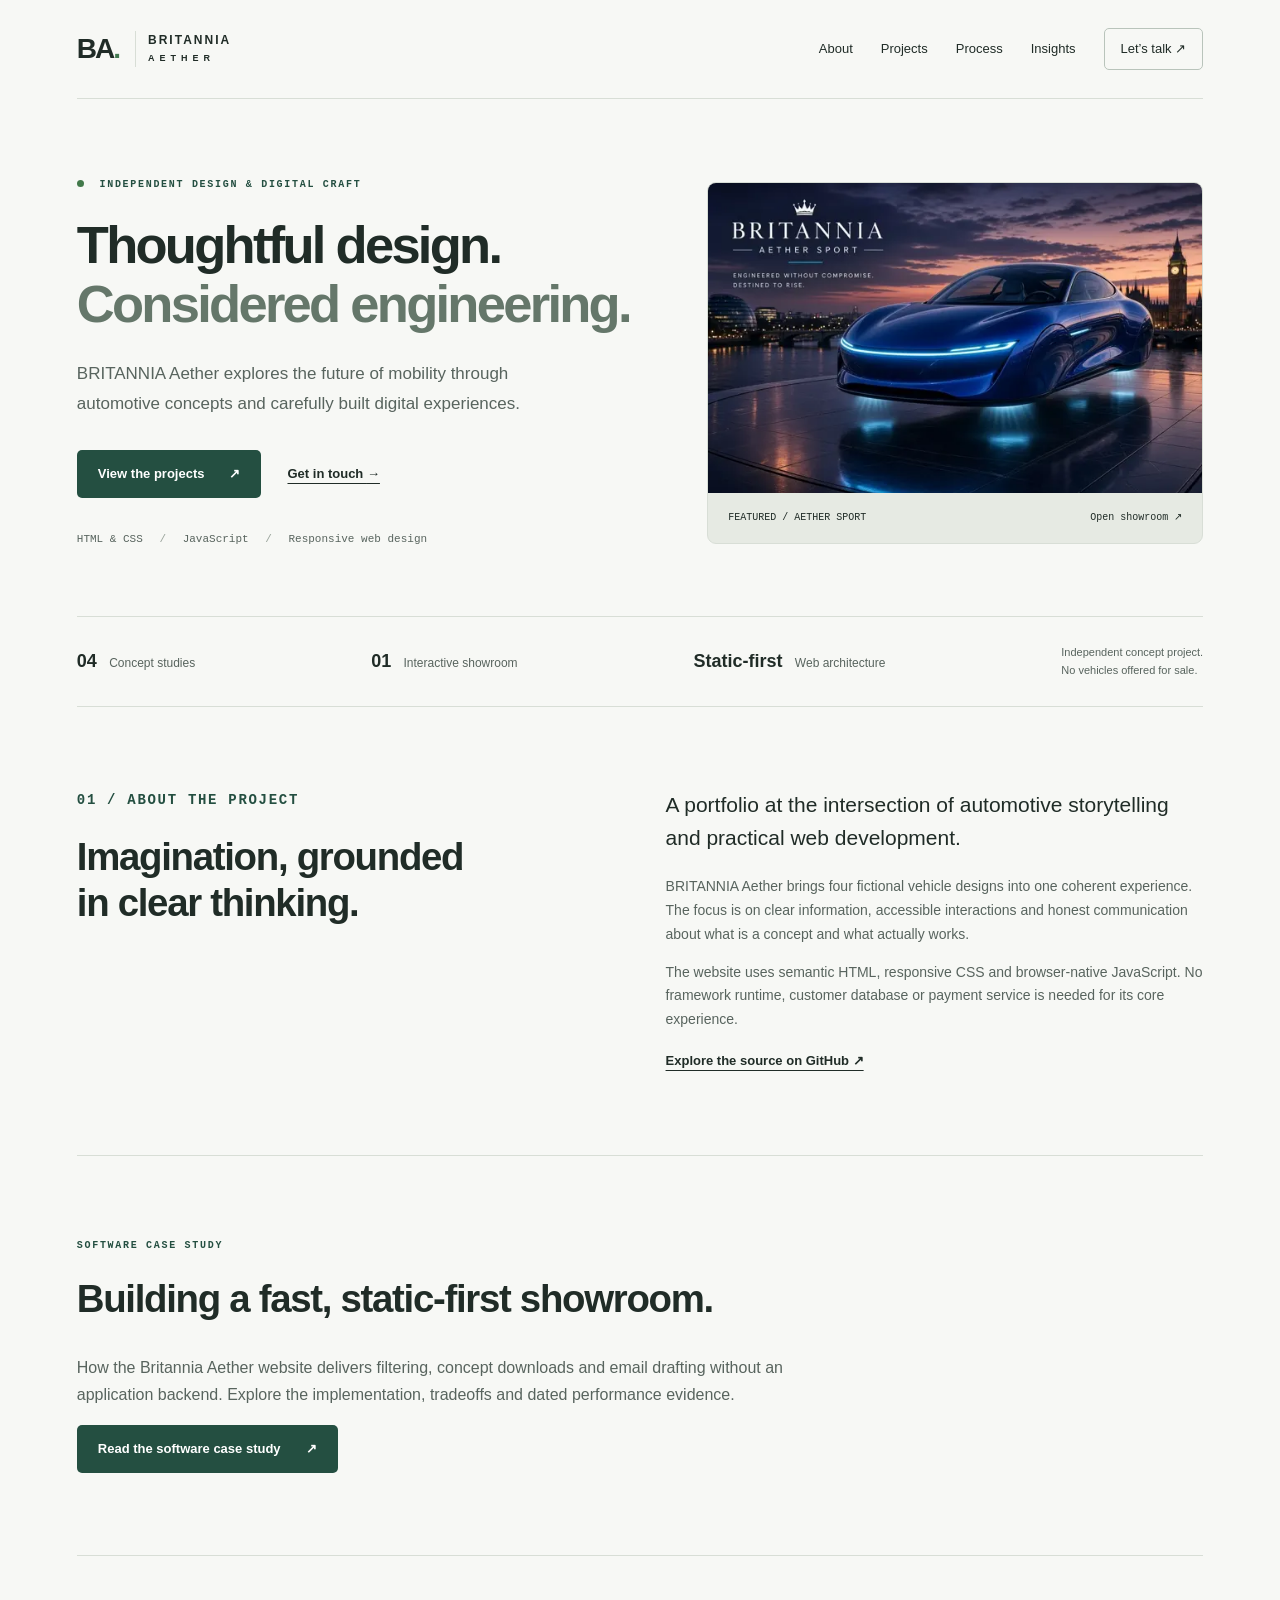
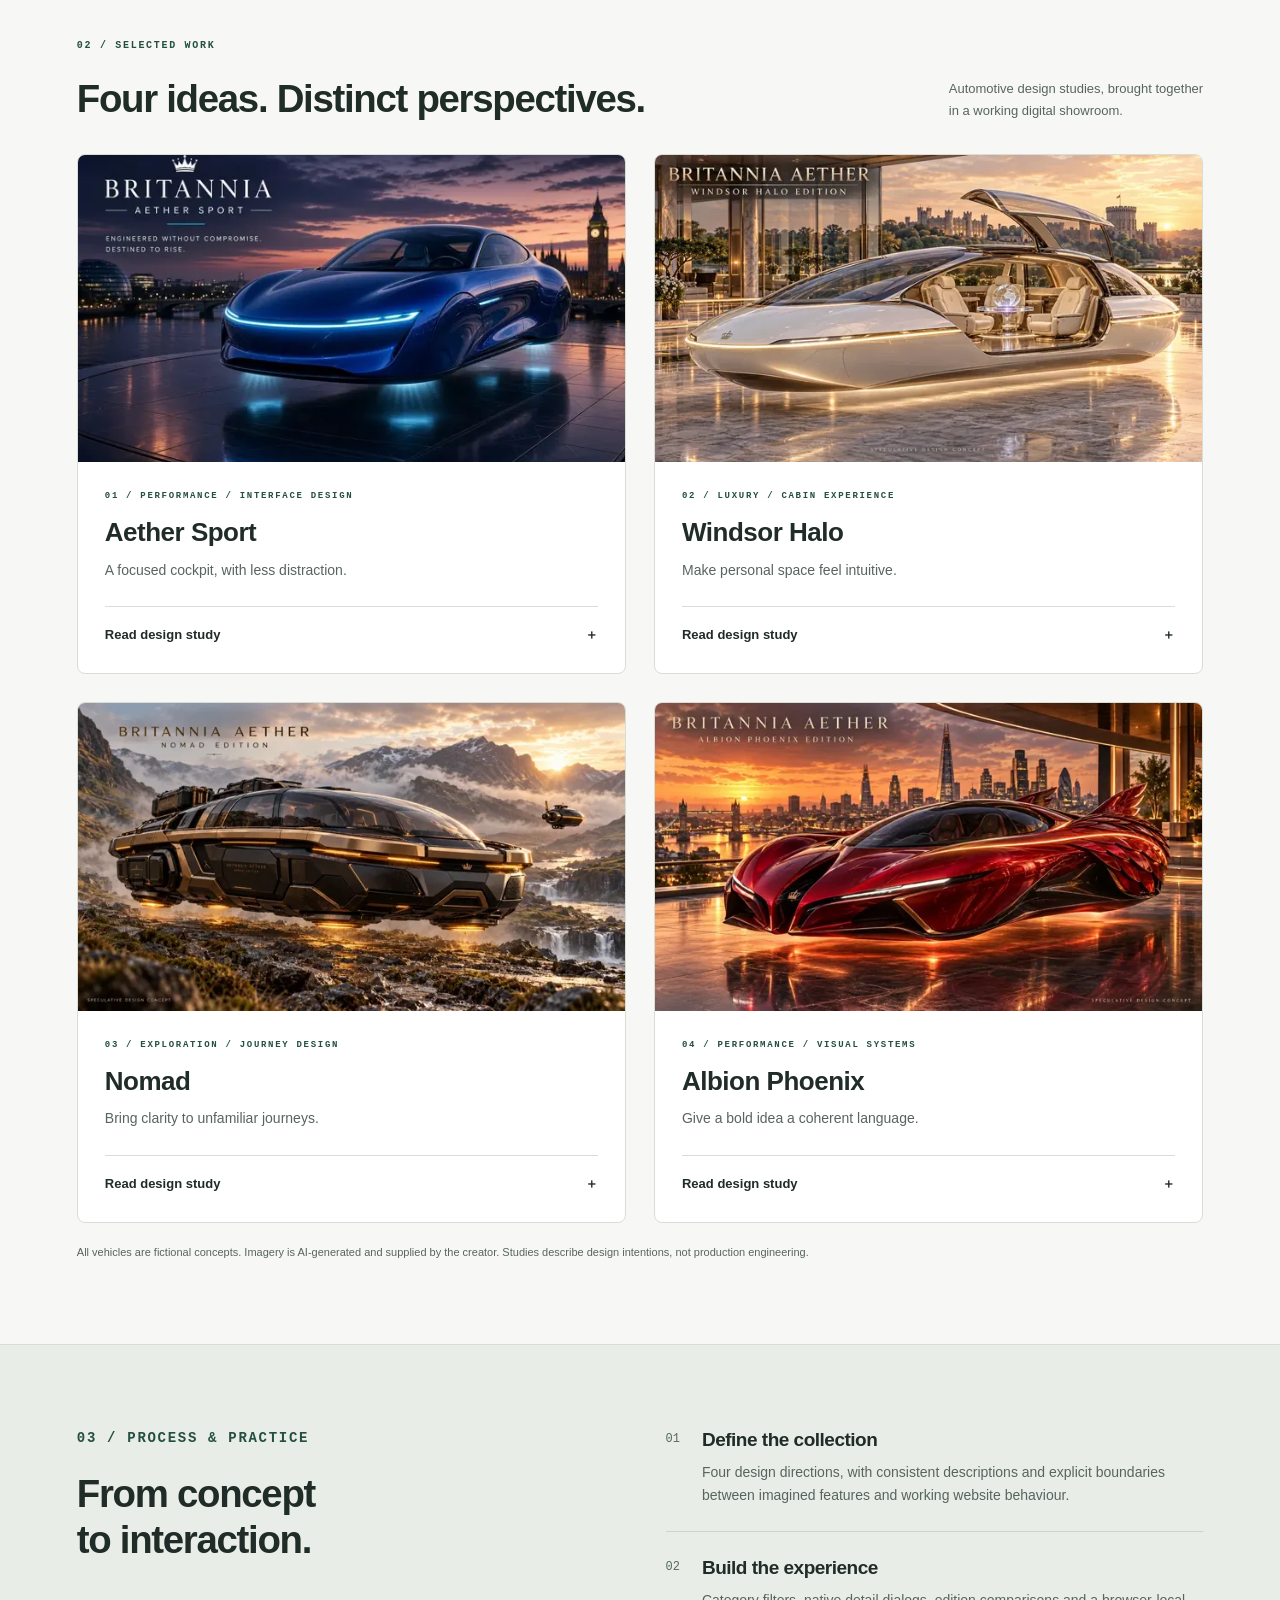
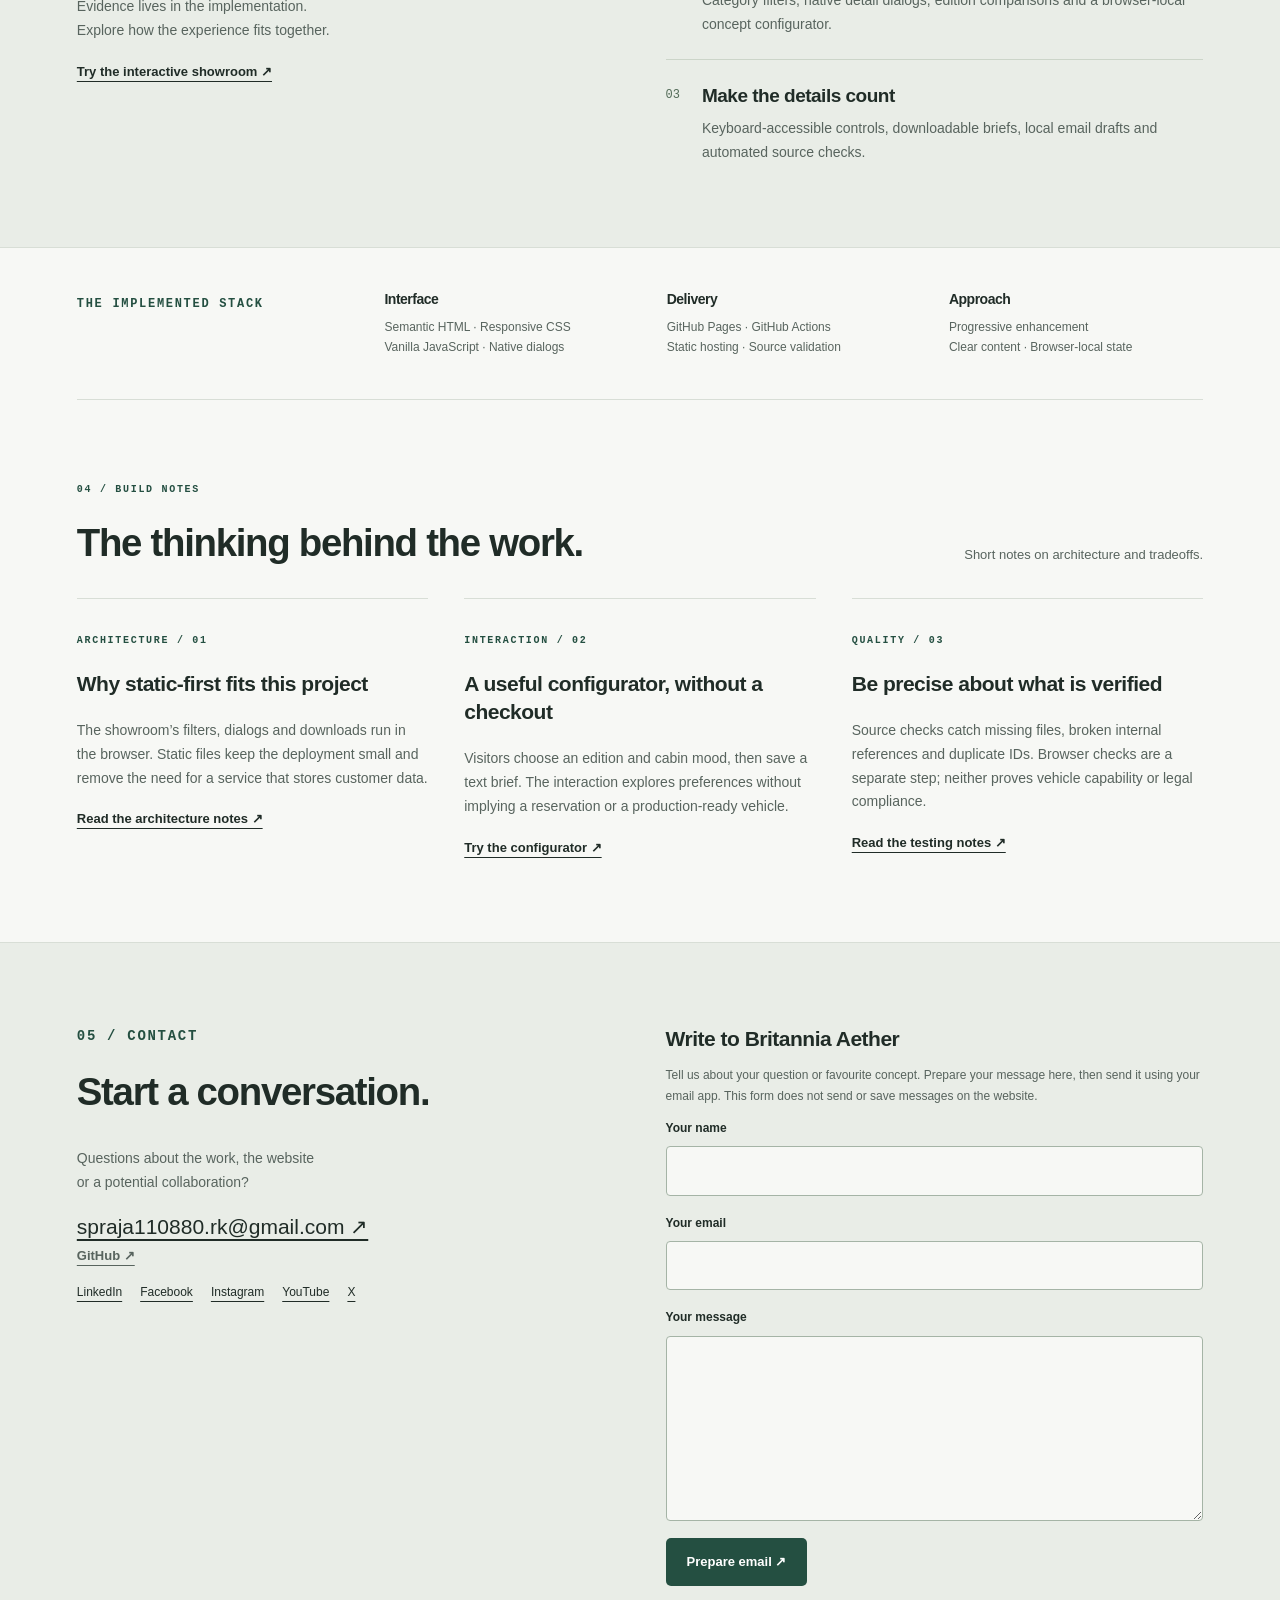
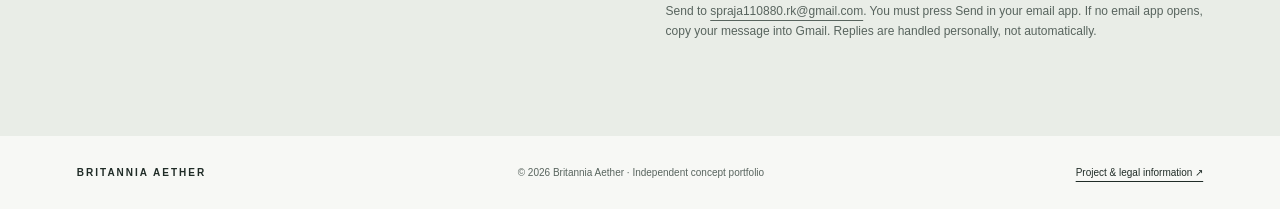
<file: site/portfolio.html>
<!doctype html>
<html lang="en-GB">
<head>
<meta charset="utf-8"><meta name="viewport" content="width=device-width, initial-scale=1">
<title>BRITANNIA Aether — Design & Digital Craft</title>
<meta name="description" content="An independent portfolio of British-inspired automotive concepts and thoughtful web experiences. Explore four design studies and the engineering behind the Britannia Aether showroom.">
<meta property="og:title" content="BRITANNIA Aether — Design & Digital Craft"><meta property="og:description" content="Four automotive concepts. One carefully built digital experience. Explore the work, process and implementation."><meta property="og:type" content="website"><meta property="og:image" content="https://rajakokila-p.github.io/britannia-aether-showroom/assets/sport.jpg"><meta name="theme-color" content="#f7f8f5">
<link rel="icon" href="favicon.svg" type="image/svg+xml"><link rel="stylesheet" href="portfolio.css">
<link rel="canonical" href="https://rajakokila-p.github.io/britannia-aether-showroom/portfolio.html"><meta property="og:url" content="https://rajakokila-p.github.io/britannia-aether-showroom/portfolio.html"></head><body>
<a class="skip" href="#main">Skip to content</a>
<header class="header"><a class="brand" href="index.html"><span class="monogram" aria-hidden="true">BA<span>.</span></span><span>BRITANNIA<span class="brand-sub">AETHER</span></span></a><nav aria-label="Main navigation"><a href="#about">About</a><a href="#projects">Projects</a><a href="#experience">Process</a><a href="#insights">Insights</a><a class="nav-contact" href="#contact">Let’s talk <span aria-hidden="true">↗</span></a></nav></header>
<main id="main">
<section class="hero wrap"><div class="hero-copy"><p class="eyebrow"><span class="dot"></span> INDEPENDENT DESIGN & DIGITAL CRAFT</p><h1>Thoughtful design.<br><span>Considered engineering.</span></h1><p class="lead">BRITANNIA Aether explores the future of mobility through automotive concepts and carefully built digital experiences.</p><div class="actions"><a class="button" href="#projects">View the projects <span aria-hidden="true">↗</span></a><a class="text-link" href="#contact">Get in touch <span aria-hidden="true">→</span></a></div><p class="stack">HTML & CSS <span>/</span> JavaScript <span>/</span> Responsive web design</p></div><a class="hero-image" href="index.html"><img src="assets/sport.webp" srcset="assets/sport-640.webp 640w, assets/sport.webp 1168w" sizes="(max-width: 720px) 88vw, (max-width: 1409px) 43vw, 606px" alt="Sapphire-blue Aether Sport concept beside the Thames" width="1400" height="790" fetchpriority="high"><div><span>FEATURED / AETHER SPORT</span><span>Open showroom ↗</span></div></a></section>
<div class="facts wrap"><span><b>04</b> Concept studies</span><span><b>01</b> Interactive showroom</span><span><b>Static-first</b> Web architecture</span><span class="concept-note">Independent concept project.<br>No vehicles offered for sale.</span></div>
<section id="about" class="section wrap split"><div><p class="eyebrow">01 / ABOUT THE PROJECT</p><h2>Imagination, grounded<br>in clear thinking.</h2></div><div><p class="large-copy">A portfolio at the intersection of automotive storytelling and practical web development.</p><p>BRITANNIA Aether brings four fictional vehicle designs into one coherent experience. The focus is on clear information, accessible interactions and honest communication about what is a concept and what actually works.</p><p>The website uses semantic HTML, responsive CSS and browser-native JavaScript. No framework runtime, customer database or payment service is needed for its core experience.</p><a class="text-link" href="https://github.com/rajakokila-p/britannia-aether-showroom">Explore the source on GitHub ↗</a></div></section>
<section class="section wrap software-feature" aria-labelledby="software-title"><p class="eyebrow">SOFTWARE CASE STUDY</p><h2 id="software-title">Building a fast, static-first showroom.</h2><p>How the Britannia Aether website delivers filtering, concept downloads and email drafting without an application backend. Explore the implementation, tradeoffs and dated performance evidence.</p><a class="button" href="showroom-case-study.html">Read the software case study <span aria-hidden="true">↗</span></a></section>
<section id="projects" class="section wrap"><div class="section-head"><div><p class="eyebrow">02 / SELECTED WORK</p><h2>Four ideas. Distinct perspectives.</h2></div><p>Automotive design studies, brought together<br>in a working digital showroom.</p></div><div class="project-grid"><article class="project"><img src="assets/sport.webp" srcset="assets/sport-640.webp 640w, assets/sport.webp 1168w" sizes="(max-width: 720px) 88vw, (max-width: 1409px) 43vw, 606px" alt="Aether Sport fictional vehicle design" loading="lazy" width="1400" height="790"><div class="project-body"><p class="eyebrow">01 / Performance / Interface design</p><h3>Aether Sport</h3><p class="project-title">A focused cockpit, with less distraction.</p><details><summary>Read design study <span aria-hidden="true">＋</span></summary><dl><dt>Problem</dt><dd>Explore a two-seat concept centred on a clear driver interface.</dd><dt>Scope & role</dt><dd>Concept presentation and browser interaction design within the Britannia Aether project.</dd><dt>Stack</dt><dd>HTML, CSS and JavaScript; creator-supplied AI-generated imagery.</dd><dt>Concept architecture</dt><dd>Head-up display, optional voice controls and a restrained information hierarchy.</dd><dt>Outcome</dt><dd>A visual direction and interactive concept brief; no performance testing is claimed.</dd></dl><a href="index.html#collection">Explore in the showroom ↗</a></details></div></article><article class="project"><img src="assets/windsor.webp" srcset="assets/windsor-640.webp 640w, assets/windsor.webp 1200w" sizes="(max-width: 720px) 88vw, (max-width: 1409px) 43vw, 606px" alt="Windsor Halo fictional vehicle design" loading="lazy" width="1400" height="790"><div class="project-body"><p class="eyebrow">02 / Luxury / Cabin experience</p><h3>Windsor Halo</h3><p class="project-title">Make personal space feel intuitive.</p><details><summary>Read design study <span aria-hidden="true">＋</span></summary><dl><dt>Problem</dt><dd>Consider how a lounge-inspired cabin can support different comfort preferences.</dd><dt>Scope & role</dt><dd>Concept presentation and browser interaction design within the Britannia Aether project.</dd><dt>Stack</dt><dd>HTML, CSS and JavaScript; creator-supplied AI-generated imagery.</dd><dt>Concept architecture</dt><dd>Panoramic glass, individual settings and ambient lighting as proposed interaction surfaces.</dd><dt>Outcome</dt><dd>A cabin design study; smart glass and holographic features remain speculative.</dd></dl><a href="index.html#collection">Explore in the showroom ↗</a></details></div></article><article class="project"><img src="assets/nomad.webp" srcset="assets/nomad-640.webp 640w, assets/nomad.webp 1200w" sizes="(max-width: 720px) 88vw, (max-width: 1409px) 43vw, 606px" alt="Nomad fictional vehicle design" loading="lazy" width="1400" height="790"><div class="project-body"><p class="eyebrow">03 / Exploration / Journey design</p><h3>Nomad</h3><p class="project-title">Bring clarity to unfamiliar journeys.</p><details><summary>Read design study <span aria-hidden="true">＋</span></summary><dl><dt>Problem</dt><dd>Explore how an expedition interface could organise navigation and terrain information.</dd><dt>Scope & role</dt><dd>Concept presentation and browser interaction design within the Britannia Aether project.</dd><dt>Stack</dt><dd>HTML, CSS and JavaScript; creator-supplied AI-generated imagery.</dd><dt>Concept architecture</dt><dd>Offline navigation, terrain cameras and a companion scout-drone concept.</dd><dt>Outcome</dt><dd>An exploration-led visual study; terrain and hovering capabilities are untested.</dd></dl><a href="index.html#collection">Explore in the showroom ↗</a></details></div></article><article class="project"><img src="assets/phoenix.webp" srcset="assets/phoenix-640.webp 640w, assets/phoenix.webp 1200w" sizes="(max-width: 720px) 88vw, (max-width: 1409px) 43vw, 606px" alt="Albion Phoenix fictional vehicle design" loading="lazy" width="1400" height="790"><div class="project-body"><p class="eyebrow">04 / Performance / Visual systems</p><h3>Albion Phoenix</h3><p class="project-title">Give a bold idea a coherent language.</p><details><summary>Read design study <span aria-hidden="true">＋</span></summary><dl><dt>Problem</dt><dd>Unify expressive bodywork and a driver-focused information experience.</dd><dt>Scope & role</dt><dd>Concept presentation and browser interaction design within the Britannia Aether project.</dd><dt>Stack</dt><dd>HTML, CSS and JavaScript; creator-supplied AI-generated imagery.</dd><dt>Concept architecture</dt><dd>Phoenix-inspired surfaces, thermal-management ideas and proposed driver telemetry.</dd><dt>Outcome</dt><dd>A visual design direction; no power, acceleration or range figures are claimed.</dd></dl><a href="index.html#collection">Explore in the showroom ↗</a></details></div></article></div><p class="caption">All vehicles are fictional concepts. Imagery is AI-generated and supplied by the creator. Studies describe design intentions, not production engineering.</p></section>
<section id="experience" class="process"><div class="section wrap split"><div><p class="eyebrow">03 / PROCESS & PRACTICE</p><h2>From concept<br>to interaction.</h2><p>Evidence lives in the implementation.<br>Explore how the experience fits together.</p><a class="text-link" href="index.html">Try the interactive showroom ↗</a></div><ol class="timeline"><li><span>01</span><div><h3>Define the collection</h3><p>Four design directions, with consistent descriptions and explicit boundaries between imagined features and working website behaviour.</p></div></li><li><span>02</span><div><h3>Build the experience</h3><p>Category filters, native detail dialogs, edition comparisons and a browser-local concept configurator.</p></div></li><li><span>03</span><div><h3>Make the details count</h3><p>Keyboard-accessible controls, downloadable briefs, local email drafts and automated source checks.</p></div></li></ol></div></section>
<section class="section wrap skills"><p class="eyebrow">THE IMPLEMENTED STACK</p><div><h3>Interface</h3><p>Semantic HTML · Responsive CSS<br>Vanilla JavaScript · Native dialogs</p></div><div><h3>Delivery</h3><p>GitHub Pages · GitHub Actions<br>Static hosting · Source validation</p></div><div><h3>Approach</h3><p>Progressive enhancement<br>Clear content · Browser-local state</p></div></section>
<section id="insights" class="section wrap"><div class="section-head"><div><p class="eyebrow">04 / BUILD NOTES</p><h2>The thinking behind the work.</h2></div><p>Short notes on architecture and tradeoffs.</p></div><div class="notes"><article><span class="eyebrow">ARCHITECTURE / 01</span><h3>Why static-first fits this project</h3><p>The showroom’s filters, dialogs and downloads run in the browser. Static files keep the deployment small and remove the need for a service that stores customer data.</p><a class="text-link" href="https://github.com/rajakokila-p/britannia-aether-showroom/blob/main/docs/architecture.md">Read the architecture notes ↗</a></article><article><span class="eyebrow">INTERACTION / 02</span><h3>A useful configurator, without a checkout</h3><p>Visitors choose an edition and cabin mood, then save a text brief. The interaction explores preferences without implying a reservation or a production-ready vehicle.</p><a class="text-link" href="index.html#atelier">Try the configurator ↗</a></article><article><span class="eyebrow">QUALITY / 03</span><h3>Be precise about what is verified</h3><p>Source checks catch missing files, broken internal references and duplicate IDs. Browser checks are a separate step; neither proves vehicle capability or legal compliance.</p><a class="text-link" href="https://github.com/rajakokila-p/britannia-aether-showroom/blob/main/docs/testing.md">Read the testing notes ↗</a></article></div></section>
<section id="contact" class="contact"><div class="section wrap split"><div><p class="eyebrow">05 / CONTACT</p><h2>Start a conversation.</h2><p>Questions about the work, the website<br>or a potential collaboration?</p><a class="email" href="mailto:spraja110880.rk@gmail.com">spraja110880.rk@gmail.com ↗</a><p><a class="text-link" href="https://github.com/rajakokila-p/britannia-aether-showroom">GitHub ↗</a></p><ul class="social-links" aria-label="Social media links"><li><a href="https://www.linkedin.com/in/rajakokila-periyathamby-4b3689120/" target="_blank" rel="noopener noreferrer">LinkedIn</a></li><li><a href="https://www.facebook.com/britannia.aether/" target="_blank" rel="noopener noreferrer" aria-label="Visit our Facebook page (opens in a new tab)">Facebook</a></li><li><a href="https://www.instagram.com/spraja110880.rk/" target="_blank" rel="noopener noreferrer" aria-label="Visit our Instagram page (opens in a new tab)">Instagram</a></li><li><a href="https://www.youtube.com/@RajakokilaPeriyathamby" target="_blank" rel="noopener noreferrer" aria-label="Visit our YouTube page (opens in a new tab)">YouTube</a></li><li><a href="https://x.com/David2_2David" target="_blank" rel="noopener noreferrer" aria-label="Visit our X page (opens in a new tab)">X</a></li></ul></div><div class="contact-form-panel"><h3>Write to Britannia Aether</h3><p id="contact-help">Tell us about your question or favourite concept. Prepare your message here, then send it using your email app. This form does not send or save messages on the website.</p><form id="contact-form" aria-describedby="contact-help"><label for="contact-name">Your name</label><input id="contact-name" name="name" type="text" autocomplete="name" maxlength="100" required><label for="contact-email">Your email</label><input id="contact-email" name="email" type="email" autocomplete="email" maxlength="254" required><label for="contact-message">Your message</label><textarea id="contact-message" name="message" rows="6" maxlength="1500" required></textarea><button class="button" type="submit">Prepare email ↗</button></form><p id="contact-status" role="status" aria-live="polite"></p><a id="contact-draft" class="text-link" hidden>Open email draft ↗</a><p class="contact-note">Send to <a href="mailto:spraja110880.rk@gmail.com">spraja110880.rk@gmail.com</a>. You must press Send in your email app. If no email app opens, copy your message into Gmail. Replies are handled personally, not automatically.</p><noscript><p>The form needs JavaScript. Please email spraja110880.rk@gmail.com directly.</p></noscript></div></div></section>
</main><footer class="wrap"><a class="brand" href="index.html">BRITANNIA AETHER</a><p>© 2026 Britannia Aether · Independent concept portfolio</p><a href="legal.html">Project & legal information ↗</a></footer><script src="contact.js" defer></script></body></html>
</file>
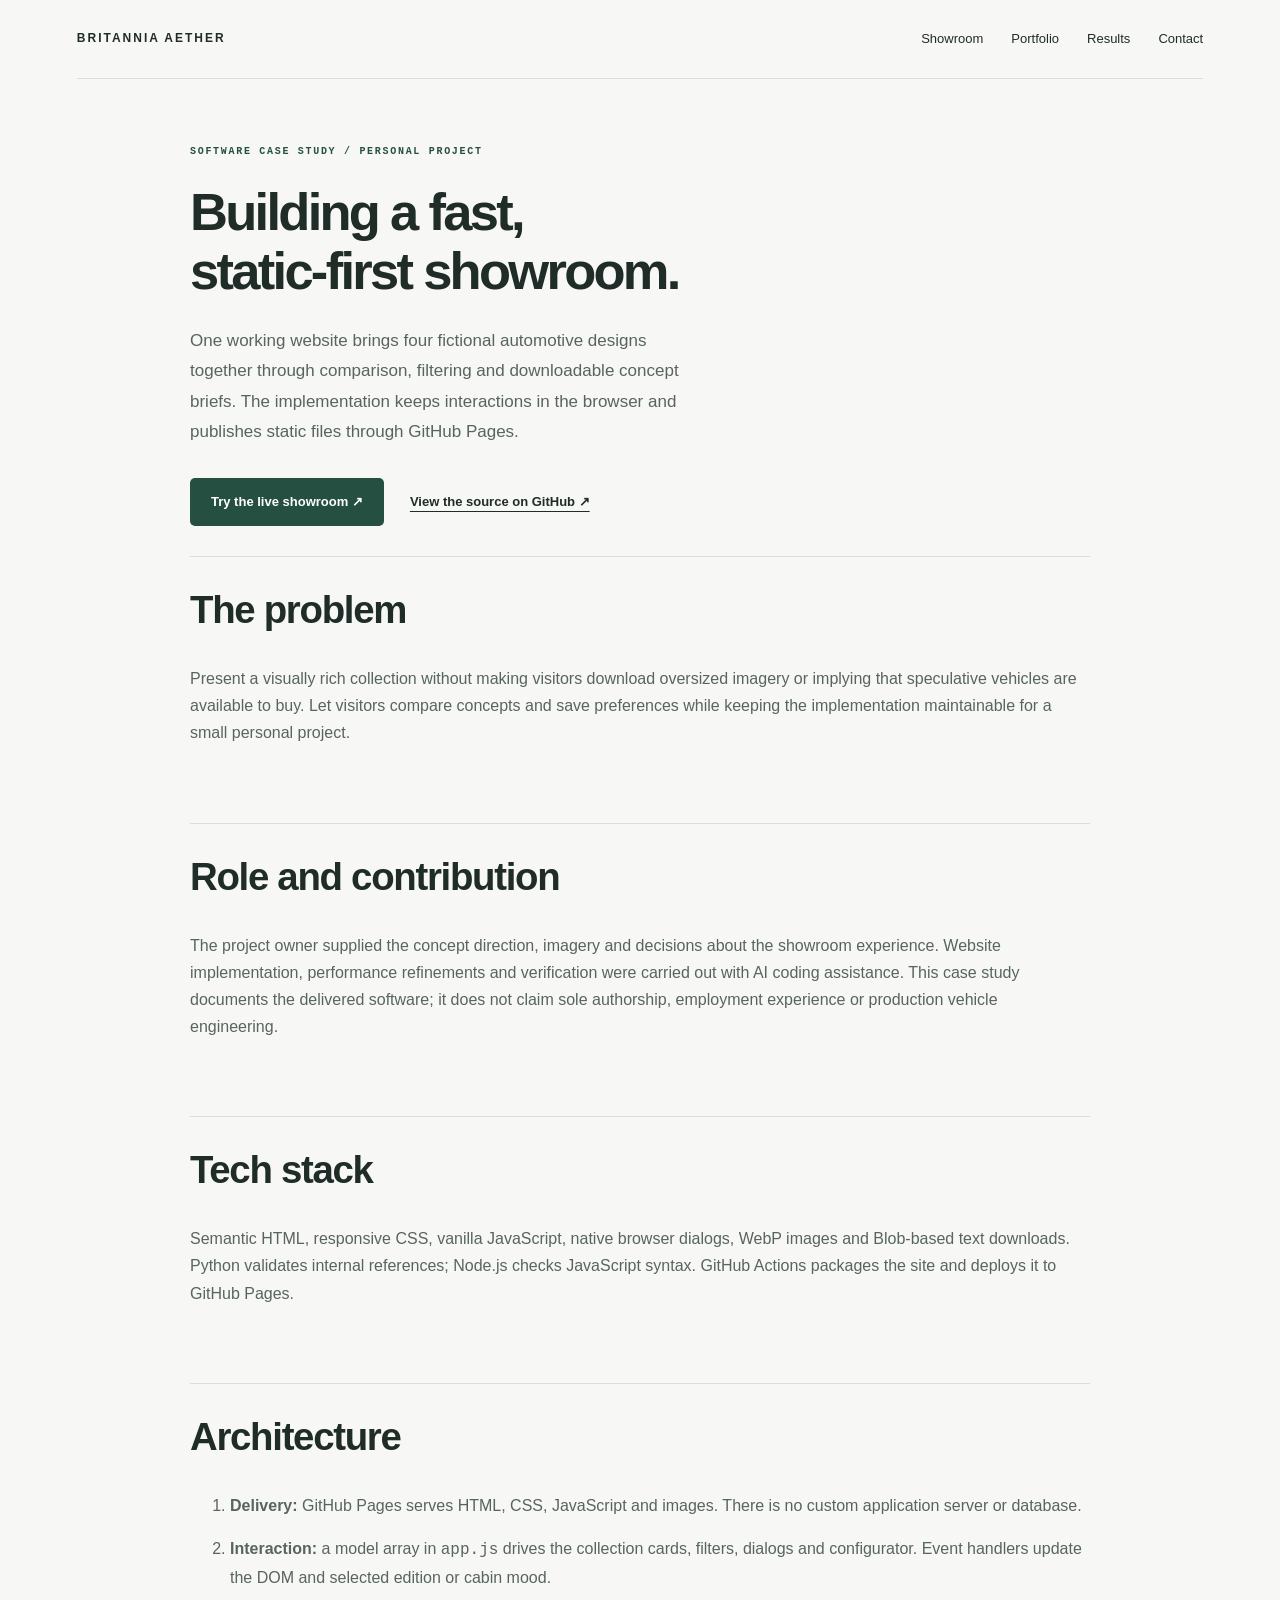
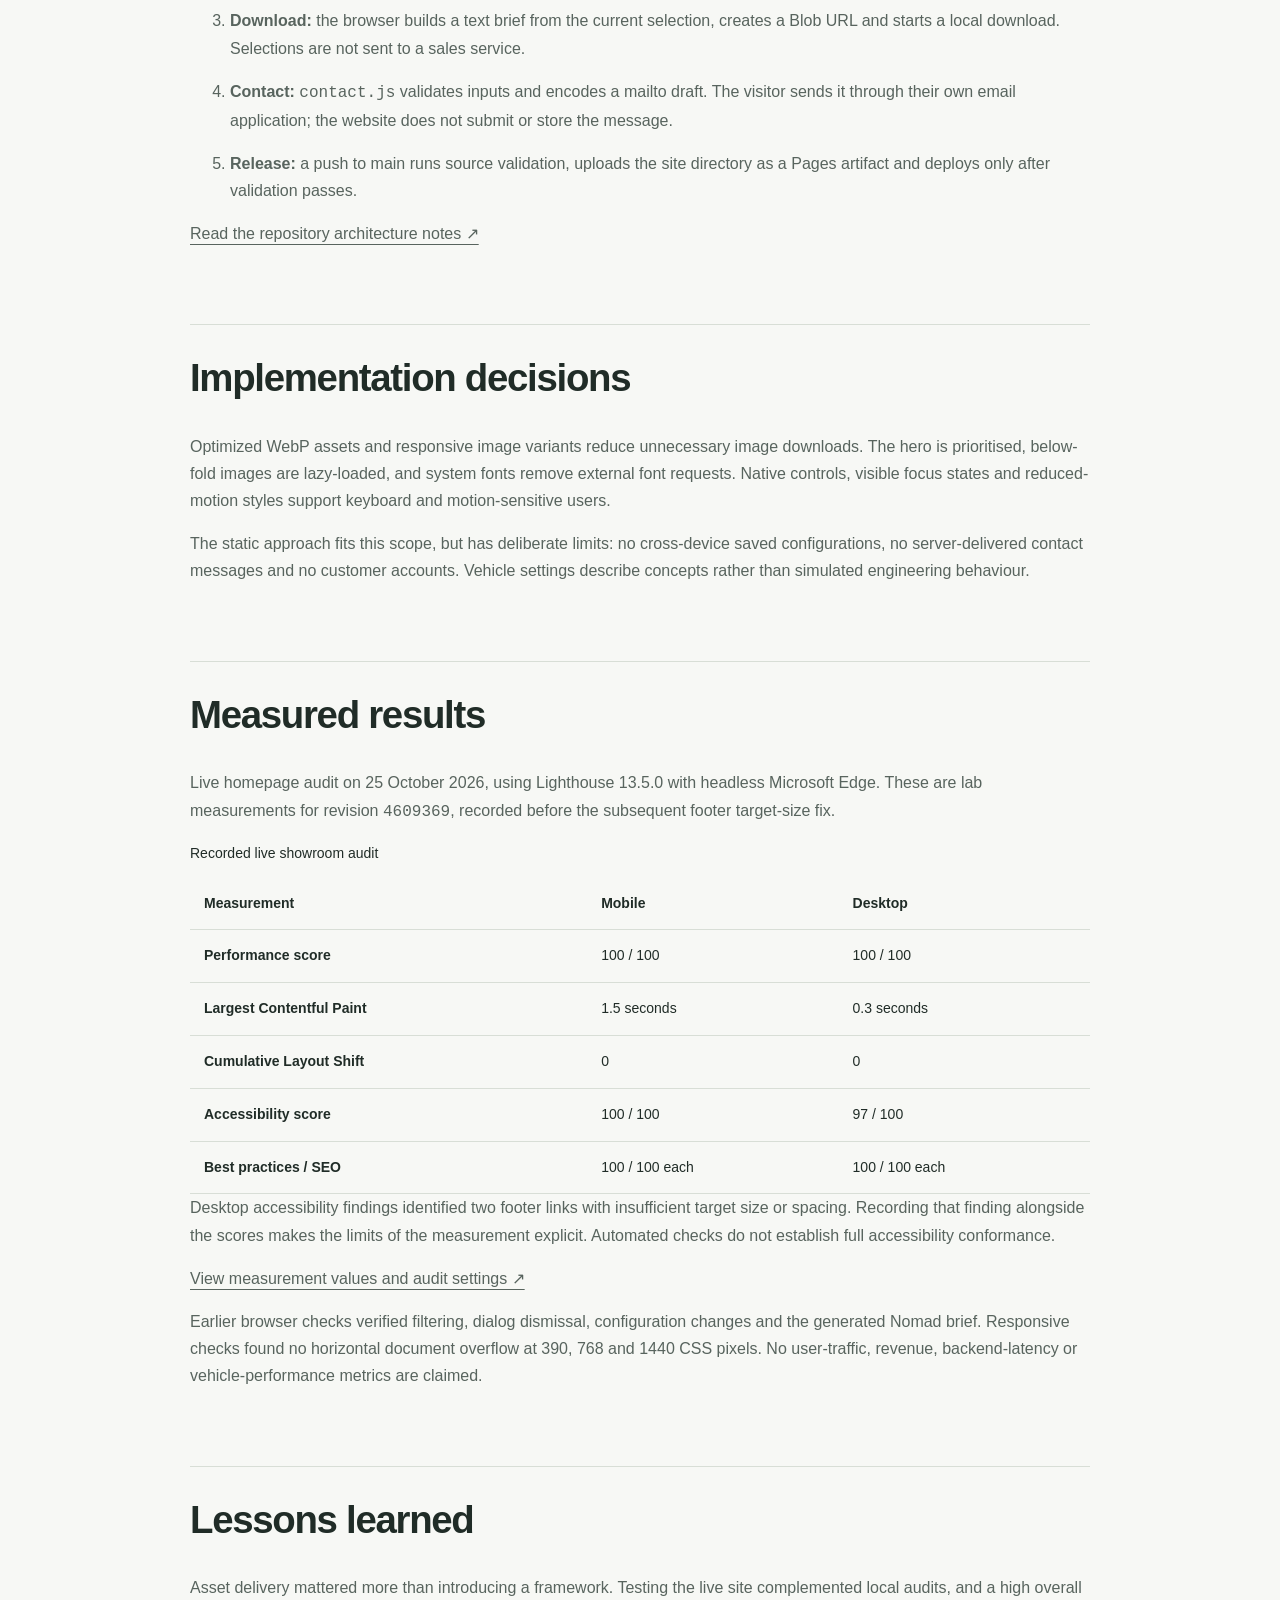
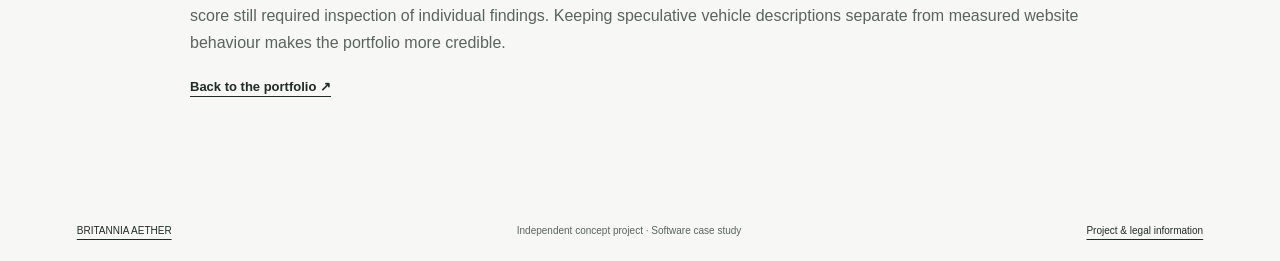
<file: site/showroom-case-study.html>
<!doctype html><html lang="en-GB"><head><meta charset="utf-8"><meta name="viewport" content="width=device-width,initial-scale=1"><title>Building the Britannia Aether showroom — Software case study</title><meta name="description" content="Architecture, implementation tradeoffs and measured performance of the Britannia Aether static website."><link rel="stylesheet" href="portfolio.css"><link rel="icon" href="favicon.svg" type="image/svg+xml"><link rel="canonical" href="https://rajakokila-p.github.io/britannia-aether-showroom/showroom-case-study.html"><meta property="og:title" content="Building the Britannia Aether showroom"><meta property="og:description" content="A software case study in browser-local interactions, static delivery and measured performance."><meta property="og:type" content="article"><meta property="og:url" content="https://rajakokila-p.github.io/britannia-aether-showroom/showroom-case-study.html"><meta property="og:image" content="https://rajakokila-p.github.io/britannia-aether-showroom/assets/sport.jpg"></head><body><a class="skip" href="#main">Skip to content</a><header class="header"><a class="brand" href="index.html">BRITANNIA AETHER</a><nav aria-label="Main navigation"><a href="index.html">Showroom</a><a href="portfolio.html">Portfolio</a><a href="#results">Results</a><a href="index.html#contact">Contact</a></nav></header><main id="main" class="wrap case-study"><p class="eyebrow">SOFTWARE CASE STUDY / PERSONAL PROJECT</p><h1>Building a fast,<br>static-first showroom.</h1><p class="lead">One working website brings four fictional automotive designs together through comparison, filtering and downloadable concept briefs. The implementation keeps interactions in the browser and publishes static files through GitHub Pages.</p><div class="actions"><a class="button" href="index.html">Try the live showroom ↗</a><a class="text-link" href="https://github.com/rajakokila-p/britannia-aether-showroom">View the source on GitHub ↗</a></div>
<section><h2>The problem</h2><p>Present a visually rich collection without making visitors download oversized imagery or implying that speculative vehicles are available to buy. Let visitors compare concepts and save preferences while keeping the implementation maintainable for a small personal project.</p></section>
<section><h2>Role and contribution</h2><p>The project owner supplied the concept direction, imagery and decisions about the showroom experience. Website implementation, performance refinements and verification were carried out with AI coding assistance. This case study documents the delivered software; it does not claim sole authorship, employment experience or production vehicle engineering.</p></section>
<section><h2>Tech stack</h2><p>Semantic HTML, responsive CSS, vanilla JavaScript, native browser dialogs, WebP images and Blob-based text downloads. Python validates internal references; Node.js checks JavaScript syntax. GitHub Actions packages the site and deploys it to GitHub Pages.</p></section>
<section><h2>Architecture</h2><ol><li><strong>Delivery:</strong> GitHub Pages serves HTML, CSS, JavaScript and images. There is no custom application server or database.</li><li><strong>Interaction:</strong> a model array in <code>app.js</code> drives the collection cards, filters, dialogs and configurator. Event handlers update the DOM and selected edition or cabin mood.</li><li><strong>Download:</strong> the browser builds a text brief from the current selection, creates a Blob URL and starts a local download. Selections are not sent to a sales service.</li><li><strong>Contact:</strong> <code>contact.js</code> validates inputs and encodes a mailto draft. The visitor sends it through their own email application; the website does not submit or store the message.</li><li><strong>Release:</strong> a push to main runs source validation, uploads the site directory as a Pages artifact and deploys only after validation passes.</li></ol><p><a href="https://github.com/rajakokila-p/britannia-aether-showroom/blob/main/docs/architecture.md">Read the repository architecture notes ↗</a></p></section>
<section><h2>Implementation decisions</h2><p>Optimized WebP assets and responsive image variants reduce unnecessary image downloads. The hero is prioritised, below-fold images are lazy-loaded, and system fonts remove external font requests. Native controls, visible focus states and reduced-motion styles support keyboard and motion-sensitive users.</p><p>The static approach fits this scope, but has deliberate limits: no cross-device saved configurations, no server-delivered contact messages and no customer accounts. Vehicle settings describe concepts rather than simulated engineering behaviour.</p></section>
<section id="results"><h2>Measured results</h2><p>Live homepage audit on <time datetime="2026-10-25">25 October 2026</time>, using Lighthouse 13.5.0 with headless Microsoft Edge. These are lab measurements for revision <code>4609369</code>, recorded before the subsequent footer target-size fix.</p><div class="case-table" tabindex="0" role="region" aria-label="Performance results, scroll horizontally if needed"><table><caption>Recorded live showroom audit</caption><thead><tr><th scope="col">Measurement</th><th scope="col">Mobile</th><th scope="col">Desktop</th></tr></thead><tbody><tr><th scope="row">Performance score</th><td>100 / 100</td><td>100 / 100</td></tr><tr><th scope="row">Largest Contentful Paint</th><td>1.5 seconds</td><td>0.3 seconds</td></tr><tr><th scope="row">Cumulative Layout Shift</th><td>0</td><td>0</td></tr><tr><th scope="row">Accessibility score</th><td>100 / 100</td><td>97 / 100</td></tr><tr><th scope="row">Best practices / SEO</th><td>100 / 100 each</td><td>100 / 100 each</td></tr></tbody></table></div><p>Desktop accessibility findings identified two footer links with insufficient target size or spacing. Recording that finding alongside the scores makes the limits of the measurement explicit. Automated checks do not establish full accessibility conformance.</p><p><a href="https://github.com/rajakokila-p/britannia-aether-showroom/blob/main/docs/performance-evidence.json">View measurement values and audit settings ↗</a></p><p>Earlier browser checks verified filtering, dialog dismissal, configuration changes and the generated Nomad brief. Responsive checks found no horizontal document overflow at 390, 768 and 1440 CSS pixels. No user-traffic, revenue, backend-latency or vehicle-performance metrics are claimed.</p></section>
<section><h2>Lessons learned</h2><p>Asset delivery mattered more than introducing a framework. Testing the live site complemented local audits, and a high overall score still required inspection of individual findings. Keeping speculative vehicle descriptions separate from measured website behaviour makes the portfolio more credible.</p><a class="text-link" href="portfolio.html">Back to the portfolio ↗</a></section></main><footer class="wrap"><a href="index.html">BRITANNIA AETHER</a><p>Independent concept project · Software case study</p><a href="legal.html">Project & legal information</a></footer></body></html>
</file>
<file: site/style.css>
:root{--ink:#131e25;--paper:#f5f4f0;--muted:#5d676d;--accent:#bedbd6}*{box-sizing:border-box}html{scroll-behavior:smooth;scroll-padding-top:95px}body{margin:0;background:var(--paper);color:var(--ink);font:15px 'Segoe UI',Arial,sans-serif}button,input,select{font:inherit}button,a,summary{ -webkit-tap-highlight-color:transparent}a{color:inherit;text-decoration:none}button{cursor:pointer}button:focus-visible,a:focus-visible,summary:focus-visible,select:focus-visible,input:focus-visible,[tabindex]:focus-visible{outline:3px solid #247c91;outline-offset:5px}header{height:94px;background:#faf9f6;display:flex;align-items:center;justify-content:space-between;padding:0 5%;gap:25px}.brand{font:22px Georgia,serif;letter-spacing:4px;display:block;text-align:center;white-space:nowrap}.brand small{display:block;font:9px Arial,sans-serif;letter-spacing:5px;margin-top:7px}.crown{font-size:25px;margin-right:8px}nav{display:flex;align-items:center;gap:35px;font-size:13px}nav a:hover,.text-link:hover{text-decoration:underline}.nav-cta{border:1px solid #abb0af;padding:14px 20px}.hero{position:relative;min-height:680px;height:calc(100vh - 94px);max-height:920px;color:#fff;overflow:hidden}.hero>img{position:absolute;width:100%;height:100%;object-fit:cover;object-position:70% 55%}.hero-shade{position:absolute;inset:0;background:linear-gradient(90deg,rgba(6,15,27,.94),rgba(6,15,27,.55) 38%,transparent 70%),linear-gradient(0deg,#071221a6,transparent 40%)}.hero-copy{position:relative;max-width:650px;padding:90px 0 100px 7%}.eyebrow{font-size:10px;letter-spacing:2.5px;font-weight:700;margin:0 0 25px}h1,h2,h3{font-family:'Segoe UI',Arial,sans-serif;font-weight:500;letter-spacing:-2px;margin:0}h1{font-size:clamp(60px,6.8vw,102px);line-height:1.04}.hero-copy>p:not(.eyebrow){font-size:15px;line-height:1.8;color:#e0e5ec;margin:26px 0 34px}.button{display:inline-flex;justify-content:space-between;gap:45px;align-items:center;background:var(--paper);color:var(--ink);padding:19px 25px;border:0;font-weight:600;font-size:13px}.button:hover{background:var(--accent)}.hero-bottom{position:absolute;bottom:30px;left:7%;right:5%;display:flex;justify-content:space-between;align-items:center;font-size:9px;letter-spacing:2px}.hero-bottom>a{font-size:28px}.disclosure{padding:17px 7%;text-align:center;background:#e7e9e5;color:#465259;font-size:11px;line-height:1.6}.section{padding:100px 7%}.section-heading{display:flex;justify-content:space-between;align-items:end;gap:35px;margin-bottom:40px}h2{font-size:clamp(32px,3.3vw,50px);line-height:1.2}.section-heading>p{font-size:13px;color:var(--muted);line-height:1.8;max-width:330px}.filters{display:flex;gap:10px;flex-wrap:wrap;margin:35px 0}.filters button{border:1px solid #c6c9c5;background:transparent;padding:10px 22px;border-radius:25px;font-size:12px}.filters .active{background:var(--ink);color:white;border-color:var(--ink)}.cars{display:grid;grid-template-columns:1fr 1fr;gap:42px 24px}.car-image{overflow:hidden;position:relative;aspect-ratio:1.78;background:#17232b}.car-image img{width:100%;height:100%;object-fit:cover;transition:transform .5s}.car:hover img{transform:scale(1.035)}.car-tag{position:absolute;bottom:15px;left:18px;font-size:9px;letter-spacing:2px;color:white;background:#101c24c9;padding:7px 10px}.car-line{display:flex;justify-content:space-between;align-items:center;margin-top:21px}.car h3{font-size:26px;letter-spacing:-1px}.car p{color:var(--muted);font-size:13px;line-height:1.7;margin:10px 0}.round{border:1px solid #b8c1c0;border-radius:50%;background:transparent;width:42px;height:42px;font-size:23px}.round:hover{background:var(--accent)}.intelligence{display:grid;grid-template-columns:1fr 1fr;background:#101e26;color:#f5f4f0}.tech-copy{padding:85px 12% 75px 14%}.intro{color:#b4c2c8;font-size:14px;line-height:1.8;margin:25px 0}.tech-tabs{display:flex;flex-direction:column;margin:30px 0 24px}.tech-tabs button{text-align:left;color:#abb9bf;background:transparent;border:0;border-bottom:1px solid #45525a;padding:16px 0;font-size:14px}.tech-tabs .active{color:#fff;border-bottom-color:#b6e7e1}.tech-tabs .active:after{content:' ↗';float:right;color:#b6e7e1}#tech-content{min-height:140px;color:#b9c7cc;font-size:13px;line-height:1.8}#tech-content h3{color:white;font-size:19px;letter-spacing:-.3px}#tech-content small{color:#95c5bf}.tech-image{position:relative;min-height:620px}.tech-image img{width:100%;height:100%;object-fit:cover;object-position:65%}.tech-image>span{position:absolute;bottom:30px;left:25px;font-size:9px;letter-spacing:2px;background:#101e26bb;padding:10px}.table-wrap{overflow:auto}table{border-collapse:collapse;width:100%;min-width:760px;text-align:left;font-size:13px}th,td{padding:22px 17px;border-bottom:1px solid #d4d7d4}thead{background:#e6e9e5}tbody th{font-weight:500;color:var(--muted)}td{line-height:1.6}.atelier{display:grid;grid-template-columns:1.1fr 1fr;background:#e7ebe6}.config-visual{position:relative;min-height:650px}.config-visual img{width:100%;height:100%;object-fit:cover;object-position:65%}.image-label{position:absolute;left:25px;bottom:25px;background:#10202bc9;padding:10px;color:white;font-size:9px;letter-spacing:2px}.config-panel{padding:65px 12%}.config-panel>p:not(.eyebrow){color:var(--muted);line-height:1.7;font-size:13px}.config-panel form>label{display:block;font-size:12px;margin:25px 0 10px}select{width:100%;padding:15px;border:1px solid #a1aca5;color:var(--ink);background:transparent}fieldset{border:0;padding:0;margin:25px 0}legend{font-size:12px;margin-bottom:12px}.radio{display:flex;align-items:center;gap:9px;padding:11px 0;font-size:13px}.radio span{margin-left:auto;color:var(--muted);font-size:11px}.radio input{accent-color:#173b45}.summary{font-size:13px;line-height:1.7;padding:18px 0;border-top:1px solid #bcc6bd}.config-panel .button{width:100%;background:#152630;color:white}.config-panel .button:hover{background:#2d505d}.config-panel small{font-size:10px;line-height:1.7;display:block;color:#53615a}#save-status{font-size:12px}.ownership{max-width:1150px;margin:auto}.questions{margin-top:35px}details{border-bottom:1px solid #c4cbc7;padding:23px 0}summary{cursor:pointer;font-size:15px;list-style:none;display:flex;justify-content:space-between;gap:15px}summary:after{content:'+';font-size:22px}details[open] summary:after{content:'−'}details p{color:var(--muted);line-height:1.8;font-size:13px;max-width:750px}.closing{text-align:center;background:#dae2dd;padding:80px 20px}.closing h2{margin-bottom:30px}.text-link{border-bottom:1px solid #4d665c;padding:10px;font-size:13px}footer{padding:45px 7%;display:flex;justify-content:space-between;align-items:center;gap:25px}footer p,footer>span{font-size:10px;line-height:1.8;color:var(--muted)}.skip{position:absolute;left:10px;top:-100px;z-index:10;background:white;padding:15px}.skip:focus{top:10px}.sr-only{position:absolute;width:1px;height:1px;overflow:hidden;clip:rect(0,0,0,0)}dialog{border:0;padding:0;max-width:780px;width:90%;background:var(--paper);color:var(--ink)}dialog::backdrop{background:#06131bca}#close-dialog{position:absolute;right:15px;top:15px;border:0;border-radius:50%;width:40px;height:40px;background:#fff;font-size:25px}#model-details img{width:100%;display:block}#model-details .detail-copy{padding:30px}#model-details h2{font-size:32px}#model-details p{line-height:1.8;color:var(--muted)}[hidden]{display:none!important}@media(max-width:900px){header{padding:18px 5%;height:auto;flex-wrap:wrap}nav{gap:18px;font-size:11px}.nav-cta{padding:10px}.hero{height:700px;min-height:0}.hero-copy{padding-top:80px}.hero-bottom span:nth-child(2){display:none}.section{padding:65px 6%}.intelligence,.atelier{grid-template-columns:1fr}.tech-copy{padding:60px 7%}.tech-image{height:400px;min-height:0}.config-visual{height:420px;min-height:0}.config-panel{padding:50px 8%}footer{flex-wrap:wrap}}@media(max-width:580px){header{justify-content:center}.brand{font-size:19px}nav{gap:15px;flex-wrap:wrap;justify-content:center}.nav-cta{border:0;padding:0}.hero{height:640px}.hero>img{object-position:66%}.hero-shade{background:linear-gradient(90deg,#071324dc,#07132455),linear-gradient(0deg,#071324aa,transparent)}.hero-copy{padding:65px 7%}h1{font-size:62px}.hero-copy>p:not(.eyebrow){font-size:13px}.eyebrow{font-size:9px}.section-heading{display:block}.section-heading>p{margin-top:20px}.cars{grid-template-columns:1fr}.filters{gap:7px}.filters button{padding:9px 13px;font-size:11px}.car h3{font-size:25px}.config-visual{height:280px}.radio span{font-size:10px}.tech-image{height:300px}footer{display:block}footer .brand{text-align:left}footer p{margin:25px 0}.hero-bottom{font-size:8px}h2{letter-spacing:-1px}}@media(prefers-reduced-motion:reduce){html{scroll-behavior:auto}*{transition:none!important}}

.company-contact{background:#e7ebe6}.contact-grid{display:grid;grid-template-columns:1fr 1fr 1fr;gap:35px}.contact-grid h3{font-size:20px;letter-spacing:-.5px}.contact-grid p{font-size:14px;line-height:1.9;overflow-wrap:anywhere}.contact-grid small{font-size:11px;color:#56635c;line-height:1.7}.social-links{display:flex;flex-wrap:wrap;gap:9px;list-style:none;padding:0;margin:20px 0}.social-links a{display:block;border:1px solid #9eafa4;padding:10px 14px;font-size:12px}.company-strip{border-top:1px solid #b7c3ba;margin-top:35px;padding-top:25px;display:flex;align-items:center;justify-content:space-between;gap:30px}.company-strip p{font-size:11px;line-height:1.8;max-width:700px}.model-legal{font-size:11px!important}.model-legal a,.legal-page a,footer p a,footer>span a{text-decoration:underline;text-underline-offset:3px}.legal-page{max-width:1120px;margin:auto}.legal-page h1{font-size:clamp(38px,5vw,64px);line-height:1.15}.legal-intro{font-size:18px!important;max-width:850px}.legal-page p{line-height:1.85;font-size:14px;color:#48565e}.legal-notice{padding:25px;border-left:3px solid #44695d;background:#e7ebe6}.review-date{font-size:12px!important}.legal-page section{padding:35px 0;border-bottom:1px solid #ccd4ce;scroll-margin-top:25px}.legal-page h2{font-size:28px;letter-spacing:-.7px}.source-link{font-size:12px!important}.company-list{font-size:13px}.company-list>div{display:grid;grid-template-columns:190px 1fr;padding:14px 0;border-bottom:1px solid #d8dfda;gap:20px}.company-list dt{font-weight:600}.company-list dd{margin:0;line-height:1.7;overflow-wrap:anywhere}.legal-page .button{text-decoration:none;background:#e1e7e1}@media(max-width:800px){.contact-grid{grid-template-columns:1fr}.company-strip{display:block}.company-strip .text-link{display:inline-block;margin-top:12px}nav{gap:16px}.company-list>div{grid-template-columns:1fr;gap:7px}}

.social-links a:hover{background:#d3ded5}.social-links a:focus-visible{outline:2px solid #244d3f;outline-offset:3px}

.company-contact a[href^="mailto:"]{text-decoration:underline;text-underline-offset:3px;overflow-wrap:anywhere}

.contact-form-panel{margin-top:45px;padding-top:30px;border-top:1px solid #b7c3ba;max-width:760px}.contact-form-panel h3{font-size:27px}.contact-form-panel p{line-height:1.8}.contact-form-panel form{display:grid;gap:12px;margin:25px 0}.contact-form-panel label{font-weight:600;margin-top:8px}.contact-form-panel input,.contact-form-panel textarea{width:100%;min-width:0;padding:16px;border:1px solid #8d9c93;background:#faf9f6;color:var(--ink);font:inherit;border-radius:0}.contact-form-panel textarea{resize:vertical}.contact-form-panel textarea:focus-visible{outline:3px solid #247c91;outline-offset:3px}.contact-form-panel button{justify-self:start;border:0;background:var(--ink);color:white}.contact-form-panel .contact-note{font-size:12px}.contact-form-panel .contact-note a{text-decoration:underline}.contact-form-panel #contact-draft{display:inline-block}.contact-form-panel #contact-status{font-weight:500}

/* Keep adjacent footer links comfortably clickable. */
footer > span > a { display:inline-flex; align-items:center; min-height:44px; padding:6px 4px; margin-block:2px; }

/* Allow the expanded main navigation to wrap before links overflow. */
@media(min-width:901px) and (max-width:1250px){header{height:auto;min-height:94px;flex-wrap:wrap;padding-block:20px}header nav{flex-wrap:wrap;gap:20px}}
</file>
<file: site/development.css>
/* Public project documentation, using the showroom palette. */
.development-intro,.development-section{max-width:1180px;margin:auto;padding:80px 5%}.development-intro{padding-top:90px;padding-bottom:65px}.development-intro h1{font-size:clamp(38px,6vw,76px);line-height:1.08;letter-spacing:-2px}.intro-copy{font-size:19px;line-height:1.7;max-width:680px;color:var(--muted);margin:26px 0}.page-actions{display:flex;align-items:center;gap:24px;flex-wrap:wrap}.page-actions .button{background:var(--ink);color:white}.project-note{font-size:12px;line-height:1.8;max-width:650px;color:var(--muted);margin-top:32px}.development-section{border-top:1px solid #ccd4ce}.development-section h2{font-size:clamp(30px,4vw,46px)}.section-copy{max-width:720px;line-height:1.8;color:var(--muted);margin:22px 0 35px}.screen-grid{display:grid;grid-template-columns:minmax(0,2.6fr) minmax(0,1fr);gap:32px;align-items:start}.screen-grid figure{margin:0;min-width:0}.screen-grid img{display:block;width:100%;height:auto;border:1px solid #c4cbc7}.screen-grid figcaption{display:grid;gap:8px;margin-top:18px;font-size:12px;color:var(--muted)}.screen-grid figcaption strong{color:var(--ink);font-size:17px}.development-page figcaption a,.area-content a,.verification-note a{text-decoration:underline;text-underline-offset:4px}.area-list{border-top:1px solid #c4cbc7}.area-list summary{justify-content:flex-start;align-items:center;font-size:18px;line-height:1.5;min-height:32px}.area-list summary:after{margin-left:auto}.area-number{font-size:12px;color:var(--muted);min-width:32px;font-variant-numeric:tabular-nums}.area-content{padding:0 0 6px 47px;font-size:14px}.area-content p{font-size:14px}.verification-note{margin-top:40px;padding:28px;background:#e7ebe6}.verification-note h3{font-size:23px;letter-spacing:-.5px}.verification-note p{font-size:14px;line-height:1.8;color:var(--muted)}.verification-note a{font-size:14px}@media(max-width:650px){.development-intro,.development-section{padding:48px 6%}.screen-grid{grid-template-columns:1fr;gap:36px}.mobile-screen{max-width:300px;width:100%;margin-inline:auto!important}.intro-copy{font-size:17px}.page-actions{gap:16px}.area-list summary{font-size:16px}.development-page header{gap:20px}}
</file>
<file: site/portfolio.css>
:root{--paper:#f7f8f5;--ink:#202c27;--muted:#58645e;--green:#244f41;--line:#d8ded6}*{box-sizing:border-box}html{scroll-behavior:smooth;scroll-padding-top:28px}body{margin:0;background:var(--paper);color:var(--ink);font:16px/1.7 -apple-system,BlinkMacSystemFont,"Segoe UI",Arial,sans-serif}a{color:inherit;text-underline-offset:5px}img{display:block;max-width:100%}button,input,textarea{font:inherit}button,a,input,textarea,summary{touch-action:manipulation}:focus-visible{outline:3px solid #297c62;outline-offset:5px}[hidden]{display:none!important}.wrap,.header{width:min(1240px,88%);margin:auto}.header{display:flex;justify-content:space-between;align-items:center;gap:30px;padding:28px 0;border-bottom:1px solid var(--line)}.brand{display:flex;align-items:center;gap:12px;font-size:12px;font-weight:700;letter-spacing:2px;text-decoration:none;line-height:1.3}.brand-sub{display:block;font-size:9px;margin-top:5px;letter-spacing:5px}.monogram{font-size:28px;letter-spacing:-2px;border-right:1px solid var(--line);padding-right:16px}.monogram span{color:#437a51}nav{display:flex;align-items:center;gap:28px;font-size:13px}nav a{text-decoration:none}nav a:hover{text-decoration:underline}.nav-contact{border:1px solid #b9c4bb;border-radius:5px;padding:9px 16px}.hero{display:grid;grid-template-columns:1.15fr 1fr;gap:60px;align-items:center;padding:78px 0 66px}.eyebrow{font:600 10px/1.6 ui-monospace,Consolas,monospace;letter-spacing:1.7px;margin:0 0 22px;text-transform:uppercase;color:var(--green)}.dot{display:inline-block;background:#42794a;width:7px;height:7px;border-radius:50%;margin-right:8px}h1,h2,h3,p{margin-top:0}h1{font-size:clamp(38px,4.1vw,59px);font-weight:550;line-height:1.13;letter-spacing:-2.7px;margin-bottom:25px}h1 span{color:#65776a}h2{font-size:clamp(28px,3vw,39px);font-weight:550;line-height:1.2;letter-spacing:-1.3px}h3{font-size:21px;font-weight:600;line-height:1.35;letter-spacing:-.5px}p{color:var(--muted)}.lead{max-width:500px;font-size:17px;line-height:1.8}.actions{display:flex;align-items:center;gap:26px;margin:30px 0}.button{display:inline-flex;justify-content:space-between;align-items:center;gap:25px;padding:13px 21px;background:var(--green);color:#fff;border:0;border-radius:5px;text-decoration:none;font-size:13px;font-weight:600;cursor:pointer}.button:hover{background:#153b2e}.text-link{font-size:13px;font-weight:600}.stack{font:11px/1.8 ui-monospace,Consolas,monospace;margin:32px 0 0}.stack span{color:#9aa49b;margin:0 10px}.hero-image{border-radius:9px;overflow:hidden;text-decoration:none;background:#e6eae3;border:1px solid var(--line)}.hero-image img{width:100%;height:310px;object-fit:cover}.hero-image>div{display:flex;justify-content:space-between;gap:10px;padding:17px 20px;font:10px/1.6 ui-monospace,Consolas,monospace}.facts{display:flex;justify-content:space-between;align-items:center;gap:25px;padding:26px 0;border-top:1px solid var(--line);border-bottom:1px solid var(--line);font-size:12px;color:var(--muted)}.facts b{font-size:18px;font-weight:550;color:var(--ink);margin-right:9px}.concept-note{font-size:11px}.section{padding-top:82px;padding-bottom:82px}.split{display:grid;grid-template-columns:1fr 1.1fr;gap:100px}.split p{font-size:14px}.split .large-copy{font-size:21px;line-height:1.55;color:var(--ink)}.section-head{display:flex;justify-content:space-between;align-items:end;gap:30px;margin-bottom:32px}.section-head h2{margin-bottom:0}.section-head>p{font-size:13px;margin:0}.project-grid{display:grid;grid-template-columns:1fr 1fr;gap:28px}.project{border:1px solid var(--line);border-radius:8px;overflow:hidden;background:#fff}.project>img{width:100%;height:auto;aspect-ratio:1.78;object-fit:cover}.project-body{padding:27px}.project .eyebrow{font-size:9px;margin-bottom:12px}.project h3{font-size:26px;margin-bottom:8px}.project-title{font-size:14px;margin-bottom:24px}.project details{border-top:1px solid var(--line);padding-top:17px;font-size:13px}.project summary{font-weight:600;cursor:pointer;list-style:none;display:flex;justify-content:space-between}.project summary::-webkit-details-marker{display:none}.project details[open] summary span{transform:rotate(45deg)}dt{font-weight:650;margin-top:16px}dd{margin:3px 0 0;color:var(--muted)}.caption{font-size:11px;margin:20px 0 0}.process{background:#e9ede7;border-block:1px solid var(--line)}.timeline{margin:0;padding:0;list-style:none}.timeline li{display:flex;gap:22px;border-bottom:1px solid #ccd5c9;padding:0 0 23px;margin-bottom:23px}.timeline li:last-child{border:0;margin:0;padding-bottom:0}.timeline li>span{font:12px ui-monospace,monospace;color:#536b58;padding-top:5px}.timeline h3{font-size:19px;margin-bottom:8px}.timeline p{margin:0}.skills{display:grid;grid-template-columns:1.1fr 1fr 1fr 1fr;gap:28px;border-bottom:1px solid var(--line);padding-block:42px}.skills .eyebrow{margin:5px 0}.skills h3{font-size:14px;margin-bottom:8px}.skills p{font-size:12px;margin:0}.notes{display:grid;grid-template-columns:repeat(3,1fr);gap:36px}.notes article{padding-top:25px;border-top:1px solid var(--line)}.notes h3{margin-top:18px;font-size:21px}.notes p{font-size:14px}.contact{background:#e9ede7;border-top:1px solid var(--line)}.email{font-size:clamp(14px,1.8vw,21px);overflow-wrap:anywhere}.social-links{display:flex;flex-wrap:wrap;gap:18px;padding:0;list-style:none;font-size:12px}.contact-form-panel>h3{margin-bottom:12px}.contact-form-panel p{font-size:12px}form{display:grid;gap:8px}label{font-size:12px;font-weight:600}input,textarea{width:100%;border:1px solid #a5b4a6;background:#f7f8f5;border-radius:4px;padding:10px;color:var(--ink);margin-bottom:9px}textarea{resize:vertical}form .button{justify-self:start}#contact-status{margin-top:15px}footer{display:flex;gap:25px;justify-content:space-between;align-items:center;padding-block:28px;font-size:10px}footer .brand{font-size:10px}footer p{margin:0}.skip{position:fixed;top:-100px;left:15px;background:var(--green);color:white;padding:12px;z-index:10}.skip:focus{top:12px}@media(max-width:1000px){.hero{gap:30px}.split{gap:45px}nav{gap:17px}.facts{flex-wrap:wrap}.hero-image img{height:300px}.skills{grid-template-columns:1fr 1fr}.notes{gap:22px}}@media(max-width:720px){.header{align-items:start;flex-direction:column;gap:23px;padding-block:22px}nav{width:100%;justify-content:space-between;gap:8px;flex-wrap:wrap;font-size:12px}.nav-contact{padding:4px 10px}.hero{grid-template-columns:1fr;padding-block:48px;gap:35px}h1{font-size:45px}.hero-image img{height:auto;aspect-ratio:1.7}.facts{display:grid;grid-template-columns:1fr 1fr;gap:20px}.facts b{display:block}.section{padding-block:52px}.split{grid-template-columns:1fr;gap:25px}.section-head{display:block}.section-head>p{margin-top:20px}.project-grid,.notes{grid-template-columns:1fr}.project-body{padding:23px}.skills{grid-template-columns:1fr 1fr;gap:25px}.skills>.eyebrow{grid-column:1/-1}footer{flex-direction:column;align-items:start;gap:14px}.stack{font-size:10px}.stack span{margin-inline:5px}}@media(prefers-reduced-motion:reduce){html{scroll-behavior:auto}}

.software-feature{border-block:1px solid var(--line)}.software-feature p:not(.eyebrow){max-width:760px}.case-study{max-width:900px;padding-block:65px}.case-study h1{max-width:800px}.case-study section{padding-block:30px;border-top:1px solid var(--line);margin-top:30px}.case-study li{margin-bottom:16px;color:var(--muted)}.case-study code{overflow-wrap:anywhere}.case-table{overflow-x:auto}.case-table table{border-collapse:collapse;width:100%;min-width:420px;font-size:14px}.case-table caption{text-align:left;margin-bottom:12px}.case-table th,.case-table td{padding:14px;text-align:left;border-bottom:1px solid var(--line)}.case-table th{font-weight:600}
</file>
